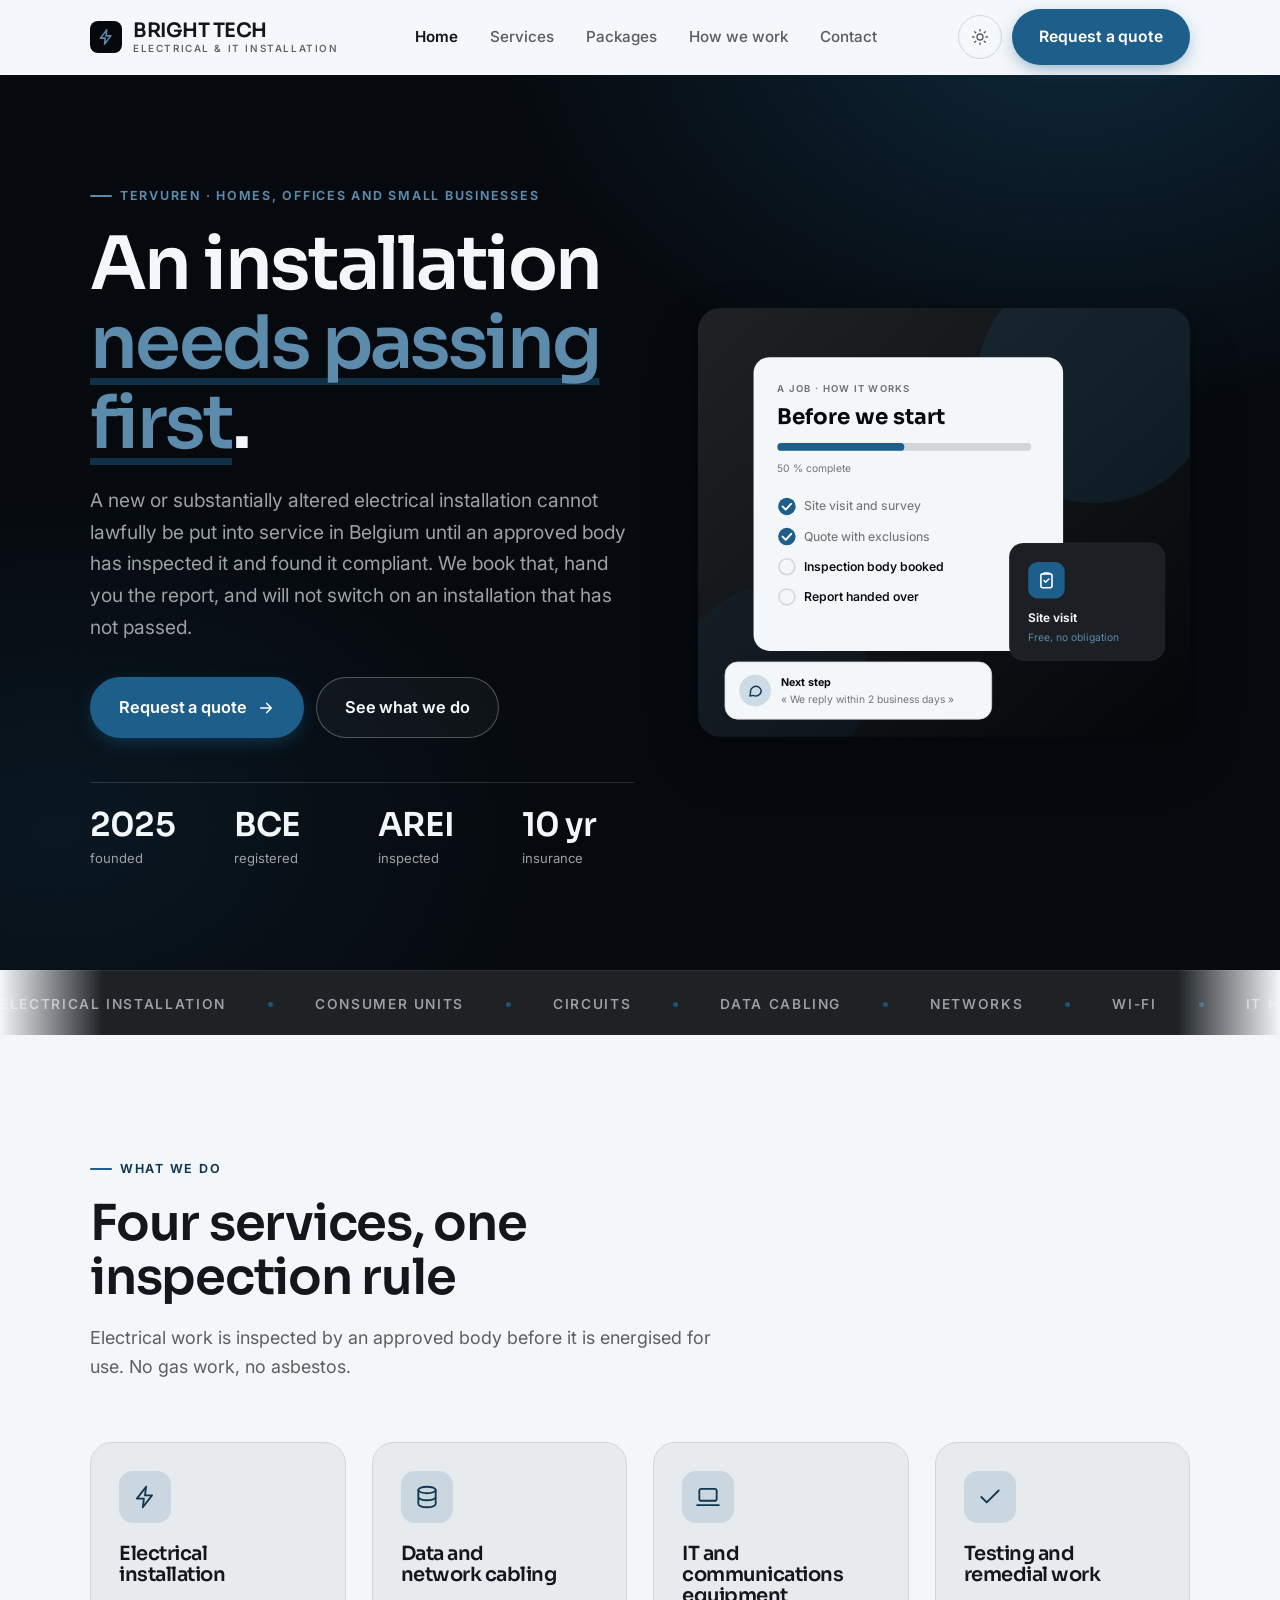
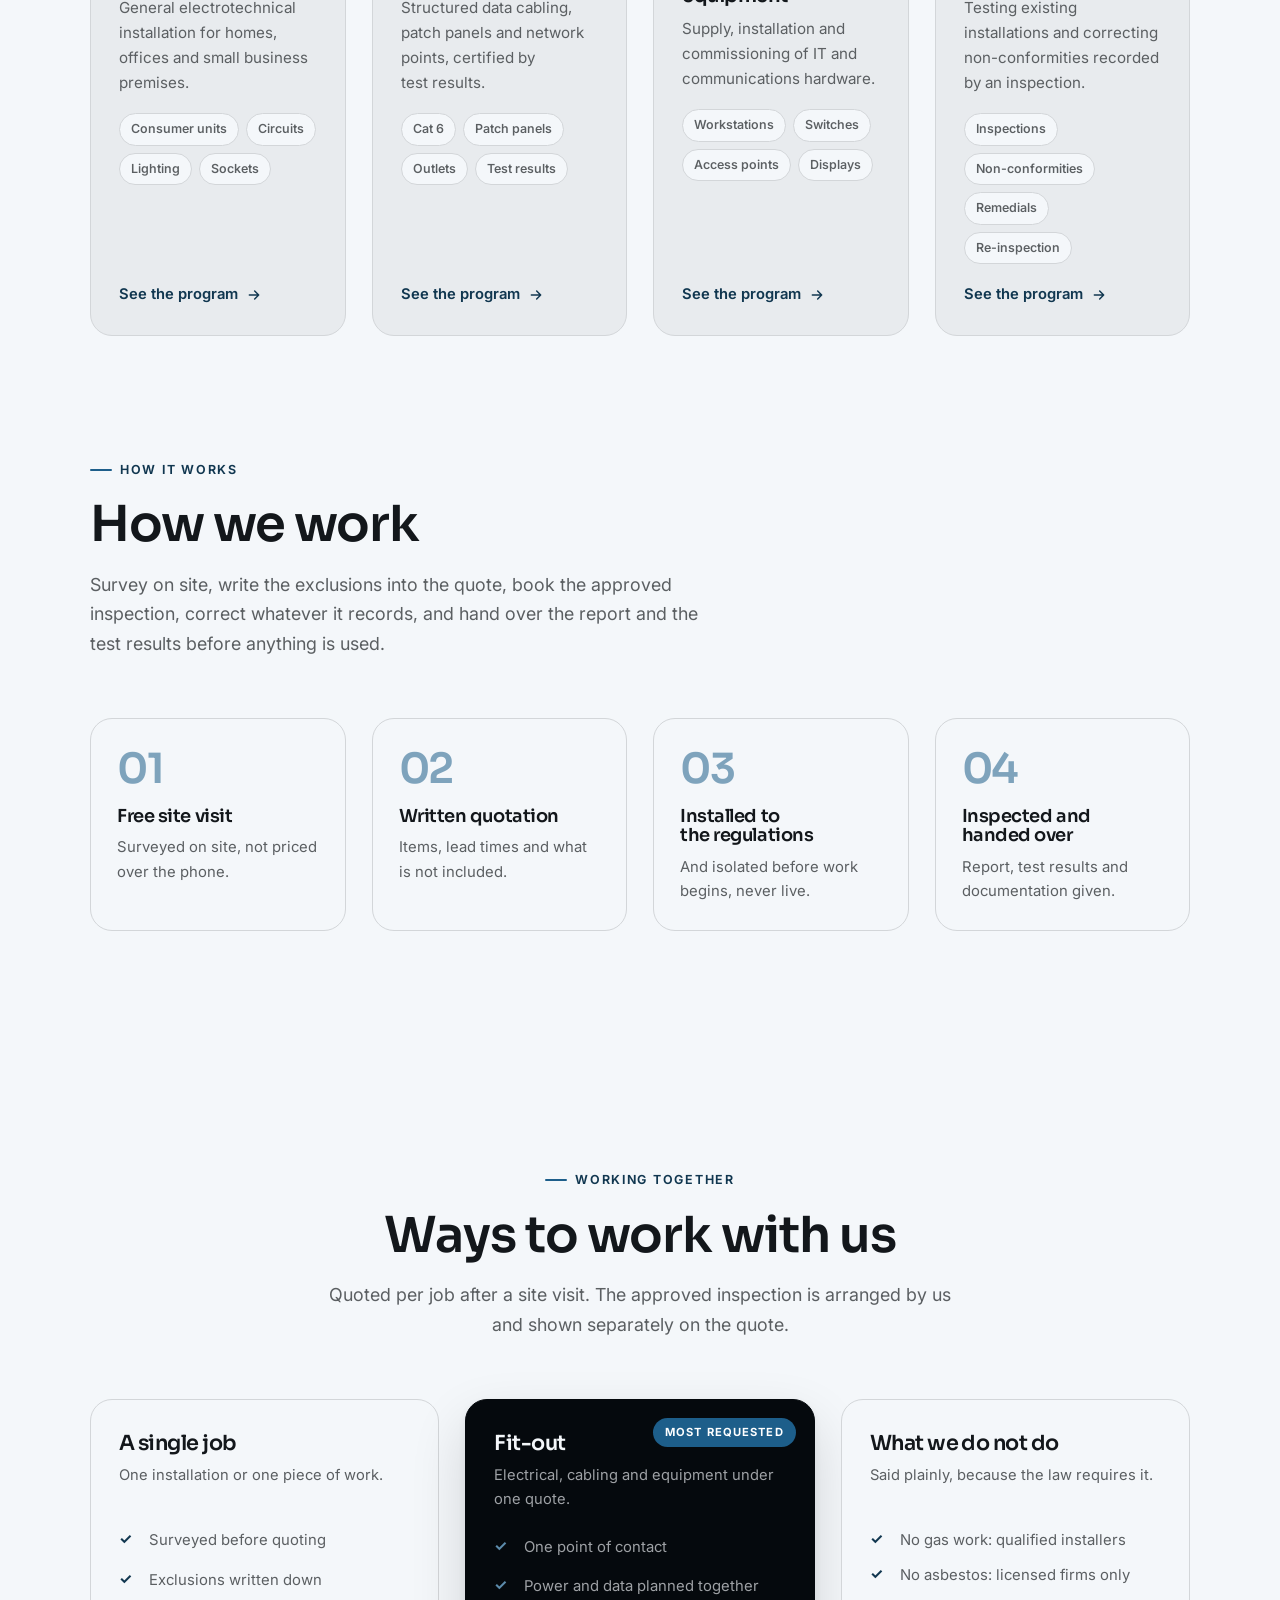
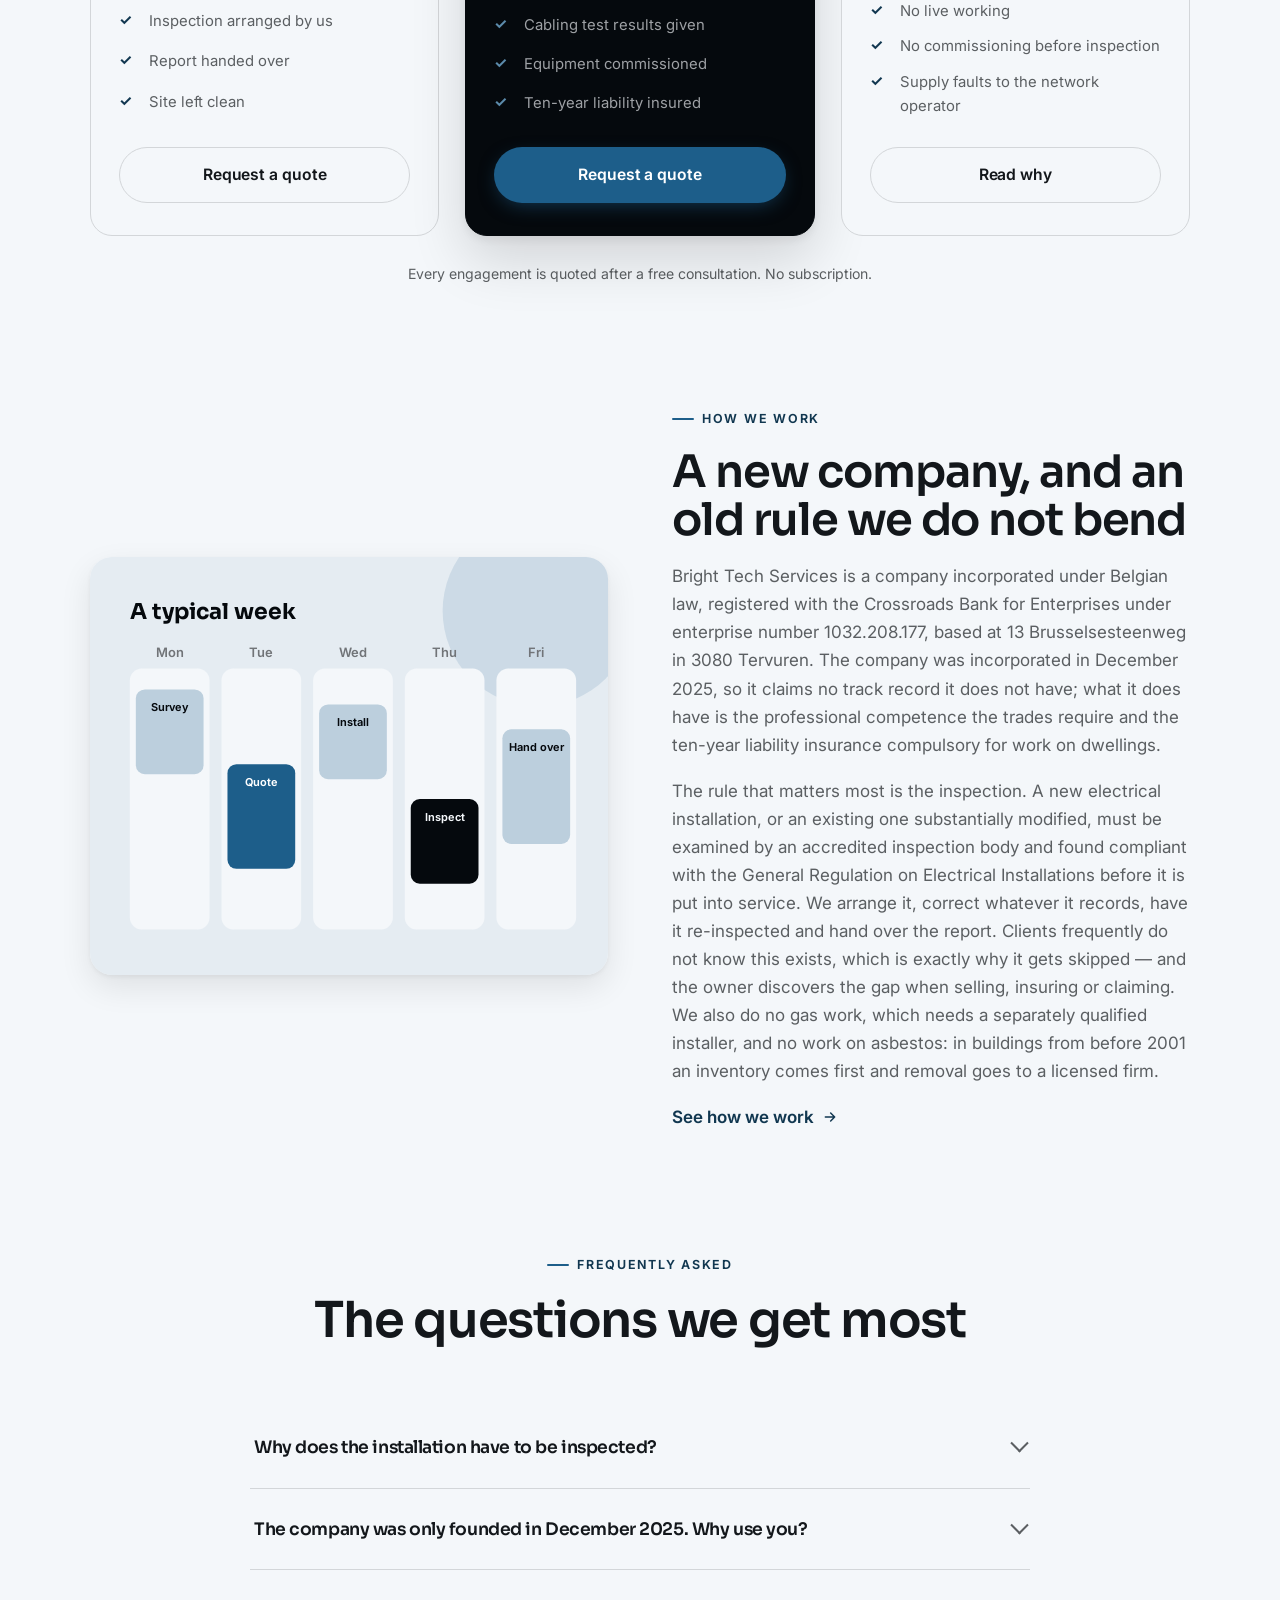
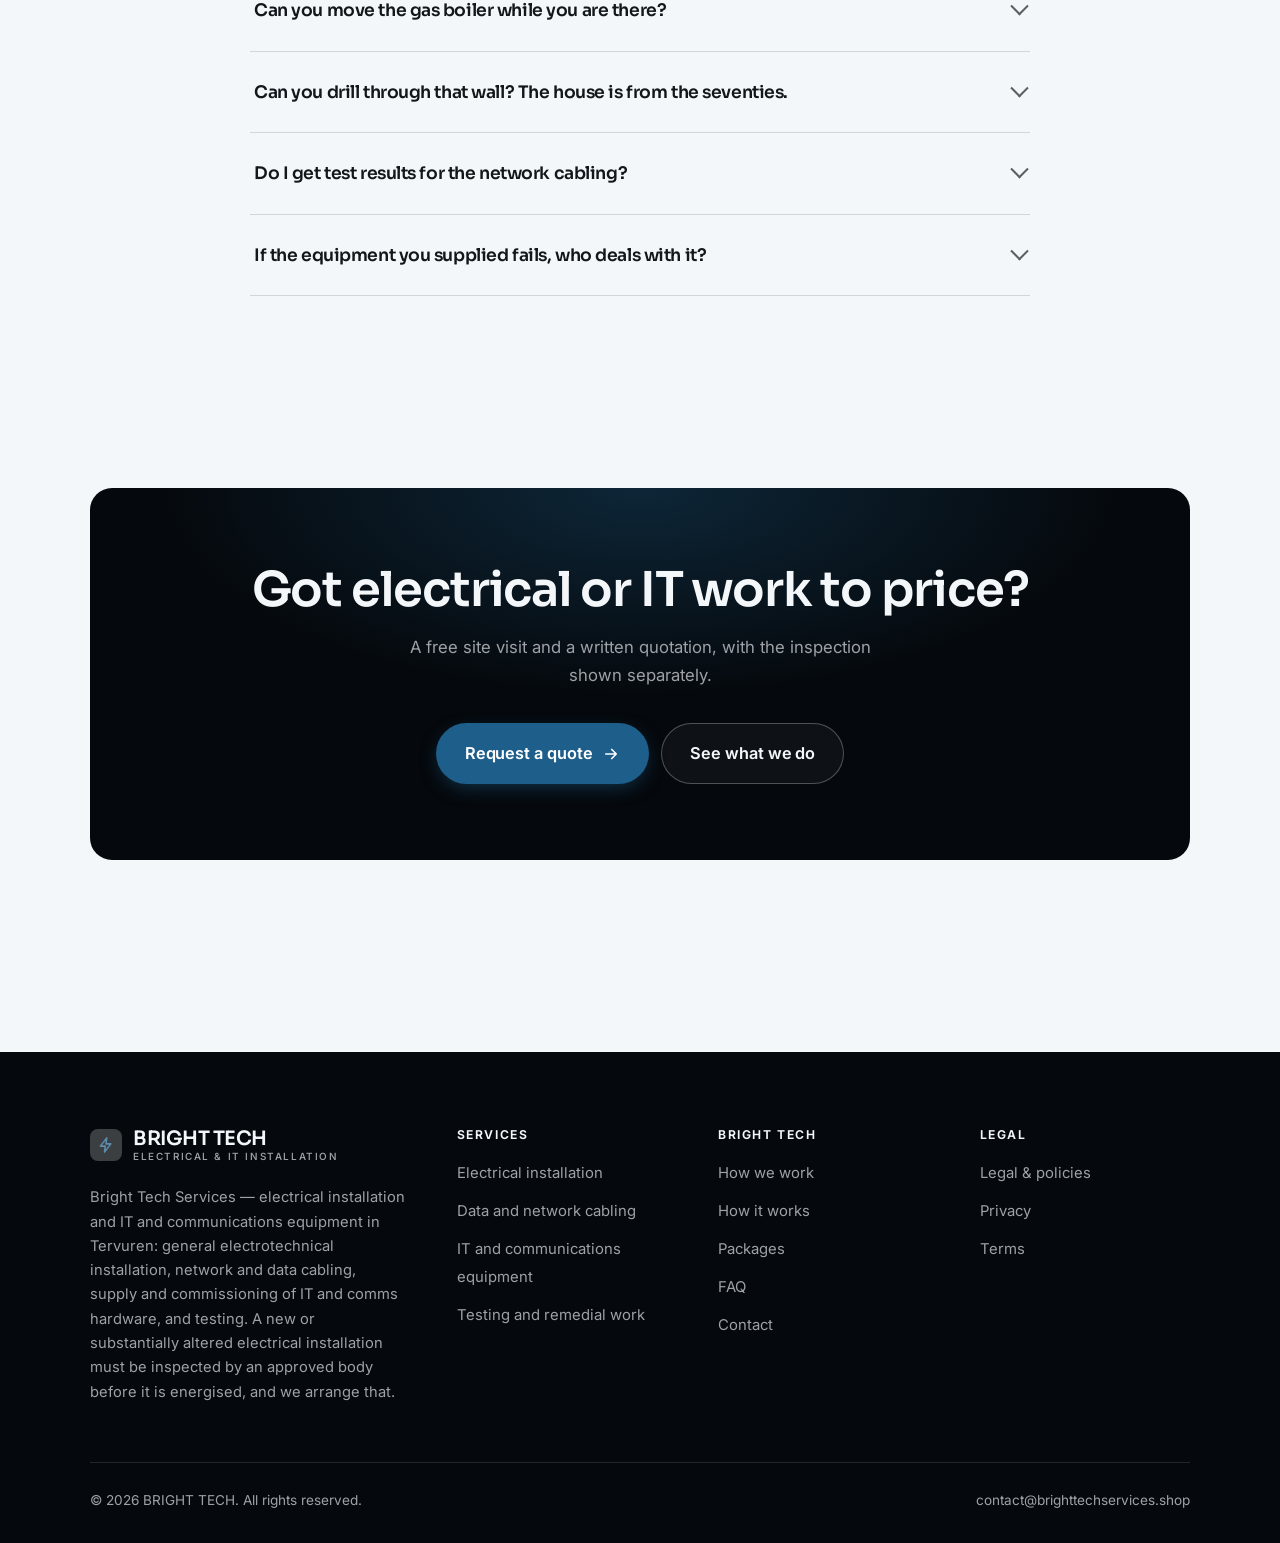
<file: index.html>
<!DOCTYPE html>
<html lang="en" class="no-js">
<head>
<meta charset="utf-8">
<meta name="viewport" content="width=device-width, initial-scale=1">
<title>Bright Tech Services — electrical and IT installation, Tervuren</title>
<meta name="description" content="Bright Tech Services, electrical and IT installation in Tervuren: electrotechnical installation, data cabling, supply and commissioning of IT and communications equipment.">
<link rel="canonical" href="https://brighttechservices.shop/">

<meta property="og:type" content="website">
<meta property="og:url" content="https://brighttechservices.shop/">
<meta property="og:site_name" content="BRIGHT TECH">
<meta property="og:locale" content="en_US">
<meta property="og:title" content="Bright Tech Services — electrical and IT installation, Tervuren">
<meta property="og:description" content="Bright Tech Services, electrical and IT installation in Tervuren: electrotechnical installation, data cabling, supply and commissioning of IT and communications equipment.">
<meta name="theme-color" content="#05090d">

<link rel="icon" href="assets/img/favicon.svg" type="image/svg+xml">
<link rel="preconnect" href="https://fonts.googleapis.com">
<link rel="preconnect" href="https://fonts.gstatic.com" crossorigin>
<link rel="stylesheet" href="https://fonts.googleapis.com/css2?family=Sora:wght@400;500;600;700&family=Inter:wght@400..700&display=swap">
<link rel="stylesheet" href="assets/css/style.css">

<!-- Thème appliqué avant le premier rendu (évite le flash) -->
<script>
document.documentElement.classList.remove('no-js');
(function(){try{var t=localStorage.getItem('site-theme');if(t){document.documentElement.setAttribute('data-theme',t);}}catch(e){}})();
</script>
<script type="application/ld+json">
{
  "@context": "https://schema.org",
  "@type": "Organization",
  "name": "BRIGHT TECH",
  "url": "https://brighttechservices.shop/",
  "email": "contact@brighttechservices.shop",
  "description": "Bright Tech Services, electrical and IT installation in Tervuren: electrotechnical installation, data cabling, supply and commissioning of IT and communications equipment.",
  "areaServed": "US",
  "knowsLanguage": "en"
}
</script>
</head>

<body>
<a class="skip-link" href="#main">Skip to main content</a>

<header class="site-header">
  <nav class="wrap nav" aria-label="Main navigation">
    <a class="brand" href="index.html">
      <svg class="brand__mark" viewBox="0 0 64 64" aria-hidden="true">
        <rect class="bm-bg" width="64" height="64" rx="16"/>
        <g class="bm-ic" transform="translate(14 14) scale(1.5)" fill="none" stroke-width="2.1" stroke-linecap="round" stroke-linejoin="round"><path d="M13 2.5 4.5 13.5H11l-1 8 8.5-11H12z"/></g>
      </svg>
      <span>BRIGHT TECH<span class="brand__sub">ELECTRICAL &amp; IT INSTALLATION</span></span>
    </a>

    <ul class="nav__links" id="nav-links">
      <li><a href="index.html" aria-current="page">Home</a></li>
      <li><a href="programs.html">Services</a></li>
      <li><a href="index.html#pricing">Packages</a></li>
      <li><a href="about.html">How we work</a></li>
      <li><a href="contact.html">Contact</a></li>
      <li><a class="btn btn--primary" href="contact.html">Request a quote</a></li>
    </ul>

    <div class="nav__cta">
      <button class="theme-toggle" type="button" aria-label="Switch to dark theme">
        <svg class="icon-sun" viewBox="0 0 24 24" fill="none" stroke="currentColor" stroke-width="1.8" stroke-linecap="round" aria-hidden="true"><circle cx="12" cy="12" r="4"/><path d="M12 2v2m0 16v2M2 12h2m16 0h2M4.9 4.9l1.4 1.4m11.4 11.4 1.4 1.4M19.1 4.9l-1.4 1.4M6.3 17.7l-1.4 1.4"/></svg>
        <svg class="icon-moon" viewBox="0 0 24 24" fill="none" stroke="currentColor" stroke-width="1.8" stroke-linecap="round" stroke-linejoin="round" aria-hidden="true"><path d="M21 12.8A9 9 0 1 1 11.2 3a7 7 0 0 0 9.8 9.8z"/></svg>
      </button>
      <a class="btn btn--primary" href="contact.html">Request a quote</a>
      <button class="nav__toggle" type="button" aria-expanded="false" aria-controls="nav-links" aria-label="Open menu">
        <svg class="icon-open" viewBox="0 0 24 24" fill="none" stroke="currentColor" stroke-width="2" stroke-linecap="round" aria-hidden="true"><path d="M3 6h18M3 12h18M3 18h18"/></svg>
        <svg class="icon-close" viewBox="0 0 24 24" fill="none" stroke="currentColor" stroke-width="2" stroke-linecap="round" aria-hidden="true"><path d="M6 6l12 12M18 6L6 18"/></svg>
      </button>
    </div>
  </nav>
</header>

<main id="main">

<section class="hero">
  <div class="wrap hero__inner">
    <div>
      <span class="eyebrow hero__eyebrow">Tervuren · Homes, offices and small businesses</span>
      <h1>An installation<br> <em>needs passing first</em>.</h1>
      <p class="hero__lede">A new or substantially altered electrical installation cannot lawfully be put into service in Belgium until an approved body has inspected it and found it compliant. We book that, hand you the report, and will not switch on an installation that has not passed.</p>

      <div class="hero__actions">
        <a class="btn btn--primary btn--lg" href="contact.html">Request a quote <svg viewBox="0 0 24 24" fill="none" stroke="currentColor" stroke-width="2.2" stroke-linecap="round" stroke-linejoin="round" aria-hidden="true"><path d="M5 12h14M13 6l6 6-6 6"/></svg></a>
        <a class="btn btn--on-dark btn--lg" href="programs.html">See what we do</a>
      </div>

      <ul class="hero__proof">
        <li><span class="stat__num">2025</span><span class="stat__label">founded</span></li>
        <li><span class="stat__num">BCE</span><span class="stat__label">registered</span></li>
        <li><span class="stat__num">AREI</span><span class="stat__label">inspected</span></li>
        <li><span class="stat__num">10 yr</span><span class="stat__label">insurance</span></li>
      </ul>
    </div>

    <div class="hero__art">
      <svg viewBox="0 0 620 540" role="img" aria-label="How a job with Bright Tech Services works, from site visit to the inspection report.">
        <defs>
          <linearGradient id="hbg" x1="0" y1="0" x2="1" y2="1">
            <stop offset="0" stop-color="#1e2225"/><stop offset="1" stop-color="#04070a"/>
          </linearGradient>
        </defs>
        <rect width="620" height="540" rx="22" fill="url(#hbg)"/>
        <circle cx="500" cy="96" r="150" fill="#1d5e8a" opacity=".16"/>
        <circle cx="96" cy="470" r="120" fill="#1d5e8a" opacity=".08"/>

        <g style="font-family: var(--font-body)">
          <!-- Carte programme -->
          <rect x="70" y="62" width="390" height="370" rx="20" fill="#f4f7fa"/>
          <text x="100" y="106" font-size="12" font-weight="650" letter-spacing="1.6" fill="#717478">A JOB · HOW IT WORKS</text>
          <text x="100" y="146" font-size="27" font-weight="700" fill="#05090d" style="font-family: var(--font-display)">Before we start</text>
          <rect x="100" y="170" width="320" height="10" rx="5" fill="#d3d6d9"/>
          <rect x="100" y="170" width="160" height="10" rx="5" fill="#1d5e8a"/>
          <text x="100" y="206" font-size="13" fill="#717478">50 % complete</text>
          <circle cx="112" cy="250" r="11" fill="#1d5e8a"/><path d="M106.5 250l4 4 7-7.5" fill="none" stroke="#ffffff" stroke-width="2.4" stroke-linecap="round" stroke-linejoin="round"/><text x="134" y="255" font-size="15.5" fill="#717478" font-weight="450">Site visit and survey</text>
          <circle cx="112" cy="288" r="11" fill="#1d5e8a"/><path d="M106.5 288l4 4 7-7.5" fill="none" stroke="#ffffff" stroke-width="2.4" stroke-linecap="round" stroke-linejoin="round"/><text x="134" y="293" font-size="15.5" fill="#717478" font-weight="450">Quote with exclusions</text>
          <circle cx="112" cy="326" r="10" fill="none" stroke="#d3d6d9" stroke-width="2"/><text x="134" y="331" font-size="15.5" fill="#05090d" font-weight="560">Inspection body booked</text>
          <circle cx="112" cy="364" r="10" fill="none" stroke="#d3d6d9" stroke-width="2"/><text x="134" y="369" font-size="15.5" fill="#05090d" font-weight="560">Report handed over</text>

          <!-- Carte séance -->
          <rect x="392" y="296" width="196" height="148" rx="18" fill="#1c1f23" stroke="#ffffff" stroke-opacity=".08"/>
          <rect x="416" y="320" width="46" height="46" rx="12" fill="#1d5e8a"/>
          <g transform="translate(427 331)" fill="none" stroke="#ffffff" color="#ffffff" stroke-width="2" stroke-linecap="round" stroke-linejoin="round"><rect x="5" y="4" width="14" height="17.5" rx="2.5"/><path d="M9 4V3h6v1M9 12.5l2 2 4-4"/></g>
          <text x="416" y="396" font-size="15" font-weight="650" fill="#f4f7fa">Site visit</text>
          <text x="416" y="420" font-size="13" fill="#5c8bab">Free, no obligation</text>

          <!-- Retour du coach -->
          <rect x="34" y="446" width="336" height="72" rx="16" fill="#f4f7fa" stroke="#d3d6d9"/>
          <circle cx="72" cy="482" r="20" fill="#cddbe6"/>
          <g transform="translate(62 472) scale(.84)" fill="none" stroke="#133d5a" stroke-width="2.2" stroke-linecap="round" stroke-linejoin="round"><path d="M21 12a8 8 0 0 1-11.6 7.1L4 20l1-4.6A8 8 0 1 1 21 12z"/></g>
          <text x="104" y="476" font-size="13.5" font-weight="700" fill="#05090d">Next step</text>
          <text x="104" y="498" font-size="13" fill="#717478">« We reply within 2 business days »</text>
        </g>
      </svg>
    </div>
  </div>
</section>

<div class="marquee" aria-hidden="true">
  <div class="marquee__track"><span>Electrical installation</span><span>Consumer units</span><span>Circuits</span><span>Data cabling</span><span>Networks</span><span>Wi-Fi</span><span>IT hardware</span><span>Comms equipment</span><span>Testing</span><span>Approved inspection</span><span>Electrical installation</span><span>Consumer units</span><span>Circuits</span><span>Data cabling</span><span>Networks</span><span>Wi-Fi</span><span>IT hardware</span><span>Comms equipment</span><span>Testing</span><span>Approved inspection</span></div>
</div>

<section class="section wrap" id="programs">
  <div class="section-head reveal">
    <span class="eyebrow">What we do</span>
    <h2>Four services, one inspection rule</h2>
    <p>Electrical work is inspected by an approved body before it is energised for use. No gas work, no asbestos.</p>
  </div>
  <div class="grid grid--4 reveal-group">
    <a class="card" href="programs.html#electrical">
      <div class="card__icon"><svg viewBox="0 0 24 24" fill="none" stroke="currentColor" stroke-width="1.7" stroke-linecap="round" stroke-linejoin="round" aria-hidden="true"><path d="M13 2.5 4.5 13.5H11l-1 8 8.5-11H12z"/></svg></div>
      <h3>Electrical installation</h3>
      <p>General electrotechnical installation for homes, offices and small business premises.</p>
      <ul class="tags"><li>Consumer units</li><li>Circuits</li><li>Lighting</li><li>Sockets</li></ul>
      <span class="arrow-link">See the program <svg viewBox="0 0 24 24" fill="none" stroke="currentColor" stroke-width="2.2" stroke-linecap="round" stroke-linejoin="round" aria-hidden="true"><path d="M5 12h14M13 6l6 6-6 6"/></svg></span>
    </a>
    <a class="card" href="programs.html#cabling">
      <div class="card__icon"><svg viewBox="0 0 24 24" fill="none" stroke="currentColor" stroke-width="1.7" stroke-linecap="round" stroke-linejoin="round" aria-hidden="true"><ellipse cx="12" cy="5.5" rx="8" ry="3"/><path d="M4 5.5v13c0 1.7 3.6 3 8 3s8-1.3 8-3v-13M4 12c0 1.7 3.6 3 8 3s8-1.3 8-3"/></svg></div>
      <h3>Data and network cabling</h3>
      <p>Structured data cabling, patch panels and network points, certified by test results.</p>
      <ul class="tags"><li>Cat 6</li><li>Patch panels</li><li>Outlets</li><li>Test results</li></ul>
      <span class="arrow-link">See the program <svg viewBox="0 0 24 24" fill="none" stroke="currentColor" stroke-width="2.2" stroke-linecap="round" stroke-linejoin="round" aria-hidden="true"><path d="M5 12h14M13 6l6 6-6 6"/></svg></span>
    </a>
    <a class="card" href="programs.html#hardware">
      <div class="card__icon"><svg viewBox="0 0 24 24" fill="none" stroke="currentColor" stroke-width="1.7" stroke-linecap="round" stroke-linejoin="round" aria-hidden="true"><rect x="4" y="4.5" width="16" height="11" rx="2"/><path d="M2 19.5h20"/></svg></div>
      <h3>IT and communications equipment</h3>
      <p>Supply, installation and commissioning of IT and communications hardware.</p>
      <ul class="tags"><li>Workstations</li><li>Switches</li><li>Access points</li><li>Displays</li></ul>
      <span class="arrow-link">See the program <svg viewBox="0 0 24 24" fill="none" stroke="currentColor" stroke-width="2.2" stroke-linecap="round" stroke-linejoin="round" aria-hidden="true"><path d="M5 12h14M13 6l6 6-6 6"/></svg></span>
    </a>
    <a class="card" href="programs.html#testing">
      <div class="card__icon"><svg viewBox="0 0 24 24" fill="none" stroke="currentColor" stroke-width="1.7" stroke-linecap="round" stroke-linejoin="round" aria-hidden="true"><path d="M20 6 9 17l-5-5"/></svg></div>
      <h3>Testing and remedial work</h3>
      <p>Testing existing installations and correcting non-conformities recorded by an inspection.</p>
      <ul class="tags"><li>Inspections</li><li>Non-conformities</li><li>Remedials</li><li>Re-inspection</li></ul>
      <span class="arrow-link">See the program <svg viewBox="0 0 24 24" fill="none" stroke="currentColor" stroke-width="2.2" stroke-linecap="round" stroke-linejoin="round" aria-hidden="true"><path d="M5 12h14M13 6l6 6-6 6"/></svg></span>
    </a>
  </div>
</section>

<section class="section section--flush wrap" id="how-it-works">
  <div class="section-head reveal">
    <span class="eyebrow">How it works</span>
    <h2>How we work</h2>
    <p>Survey on site, write the exclusions into the quote, book the approved inspection, correct whatever it records, and hand over the report and the test results before anything is used.</p>
  </div>
  <div class="grid grid--4 steps reveal-group">
    <article class="step">
      <h3>Free site visit</h3>
      <p>Surveyed on site, not priced over the phone.</p>
    </article>
    <article class="step">
      <h3>Written quotation</h3>
      <p>Items, lead times and what is not included.</p>
    </article>
    <article class="step">
      <h3>Installed to the regulations</h3>
      <p>And isolated before work begins, never live.</p>
    </article>
    <article class="step">
      <h3>Inspected and handed over</h3>
      <p>Report, test results and documentation given.</p>
    </article>
  </div>
</section>

<section class="section wrap" id="pricing">
  <div class="section-head section-head--center reveal">
    <span class="eyebrow">Working together</span>
    <h2>Ways to work with us</h2>
    <p>Quoted per job after a site visit. The approved inspection is arranged by us and shown separately on the quote.</p>
  </div>
  <div class="grid grid--3 plans reveal-group">
    <article class="plan">
      
      <h3>A single job</h3>
      <p class="plan__desc">One installation or one piece of work.</p>
      
      <ul class="plan__features">
        <li>Surveyed before quoting</li>
        <li>Exclusions written down</li>
        <li>Inspection arranged by us</li>
        <li>Report handed over</li>
        <li>Site left clean</li>
      </ul>
      <a class="btn btn--ghost btn--block" href="contact.html">Request a quote</a>
    </article>
    <article class="plan plan--featured">
      <span class="plan__tag">Most requested</span>
      <h3>Fit-out</h3>
      <p class="plan__desc">Electrical, cabling and equipment under one quote.</p>
      
      <ul class="plan__features">
        <li>One point of contact</li>
        <li>Power and data planned together</li>
        <li>Cabling test results given</li>
        <li>Equipment commissioned</li>
        <li>Ten-year liability insured</li>
      </ul>
      <a class="btn btn--primary btn--block" href="contact.html">Request a quote</a>
    </article>
    <article class="plan">
      
      <h3>What we do not do</h3>
      <p class="plan__desc">Said plainly, because the law requires it.</p>
      
      <ul class="plan__features">
        <li>No gas work: qualified installers</li>
        <li>No asbestos: licensed firms only</li>
        <li>No live working</li>
        <li>No commissioning before inspection</li>
        <li>Supply faults to the network operator</li>
      </ul>
      <a class="btn btn--ghost btn--block" href="contact.html">Read why</a>
    </article>
  </div>
  <p class="plans-note">Every engagement is quoted after a free consultation. No subscription.</p>
</section>

<section class="section section--flush wrap">
  <div class="split reveal">
    <div class="split__art">
      <svg viewBox="0 0 520 420" role="img" aria-label="Example of a typical week: Survey, Quote, Install, Inspect, Hand over.">
        <rect width="520" height="420" rx="20" fill="#e5ecf2"/>
        <circle cx="450" cy="54" r="96" fill="#1d5e8a" opacity=".12"/>
        <g style="font-family: var(--font-body)">
        <text x="40" y="62" font-size="22" font-weight="700" fill="#05090d" style="font-family: var(--font-display)">A typical week</text>
        <text x="80" y="100" text-anchor="middle" font-size="13" font-weight="600" fill="#717478">Mon</text>
        <rect x="40" y="112" width="80" height="262" rx="12" fill="#f4f7fa"/>
        <rect x="46" y="133" width="68" height="85" rx="9" fill="#bccfdd"/>
        <text x="80" y="155" text-anchor="middle" font-size="11" font-weight="650" fill="#05090d">Survey</text>
        <text x="172" y="100" text-anchor="middle" font-size="13" font-weight="600" fill="#717478">Tue</text>
        <rect x="132" y="112" width="80" height="262" rx="12" fill="#f4f7fa"/>
        <rect x="138" y="208" width="68" height="105" rx="9" fill="#1d5e8a"/>
        <text x="172" y="230" text-anchor="middle" font-size="11" font-weight="650" fill="#ffffff">Quote</text>
        <text x="264" y="100" text-anchor="middle" font-size="13" font-weight="600" fill="#717478">Wed</text>
        <rect x="224" y="112" width="80" height="262" rx="12" fill="#f4f7fa"/>
        <rect x="230" y="148" width="68" height="75" rx="9" fill="#bccfdd"/>
        <text x="264" y="170" text-anchor="middle" font-size="11" font-weight="650" fill="#05090d">Install</text>
        <text x="356" y="100" text-anchor="middle" font-size="13" font-weight="600" fill="#717478">Thu</text>
        <rect x="316" y="112" width="80" height="262" rx="12" fill="#f4f7fa"/>
        <rect x="322" y="243" width="68" height="85" rx="9" fill="#05090d"/>
        <text x="356" y="265" text-anchor="middle" font-size="11" font-weight="650" fill="#f4f7fa">Inspect</text>
        <text x="448" y="100" text-anchor="middle" font-size="13" font-weight="600" fill="#717478">Fri</text>
        <rect x="408" y="112" width="80" height="262" rx="12" fill="#f4f7fa"/>
        <rect x="414" y="173" width="68" height="115" rx="9" fill="#bccfdd"/>
        <text x="448" y="195" text-anchor="middle" font-size="11" font-weight="650" fill="#05090d">Hand over</text>
        </g>
      </svg>
    </div>
    <div>
      <span class="eyebrow">How we work</span>
      <h2>A new company, and an old rule we do not bend</h2>
      <p>Bright Tech Services is a company incorporated under Belgian law, registered with the Crossroads Bank for Enterprises under enterprise number 1032.208.177, based at 13 Brusselsesteenweg in 3080 Tervuren. The company was incorporated in December 2025, so it claims no track record it does not have; what it does have is the professional competence the trades require and the ten-year liability insurance compulsory for work on dwellings.</p>
      <p>The rule that matters most is the inspection. A new electrical installation, or an existing one substantially modified, must be examined by an accredited inspection body and found compliant with the General Regulation on Electrical Installations before it is put into service. We arrange it, correct whatever it records, have it re-inspected and hand over the report. Clients frequently do not know this exists, which is exactly why it gets skipped — and the owner discovers the gap when selling, insuring or claiming. We also do no gas work, which needs a separately qualified installer, and no work on asbestos: in buildings from before 2001 an inventory comes first and removal goes to a licensed firm.</p>
      <p><a class="arrow-link" href="about.html">See how we work <svg viewBox="0 0 24 24" fill="none" stroke="currentColor" stroke-width="2.2" stroke-linecap="round" stroke-linejoin="round" aria-hidden="true"><path d="M5 12h14M13 6l6 6-6 6"/></svg></a></p>
    </div>
  </div>
</section>

<section class="section section--flush wrap" id="faq">
  <div class="section-head section-head--center reveal">
    <span class="eyebrow">Frequently asked</span>
    <h2>The questions we get most</h2>
  </div>
  <div class="faq reveal">
    <details>
      <summary>Why does the installation have to be inspected?</summary>
      <p>Because Belgian law requires an accredited inspection body to examine a new or substantially altered installation and find it compliant with the General Regulation on Electrical Installations before it is put into service. Without that report the installation cannot lawfully be used, and an insurer may decline a claim arising from it. We arrange the inspection and hand you the report.</p>
    </details>
    <details>
      <summary>The company was only founded in December 2025. Why use you?</summary>
      <p>A fair question, and we would rather answer it than pad a page with claims. What you can check is concrete: the professional competence for the trades, the ten-year liability insurance, a written quote with its exclusions, and an inspection report from an independent body at the end. That report is issued by someone with no interest in flattering our work.</p>
    </details>
    <details>
      <summary>Can you move the gas boiler while you are there?</summary>
      <p>No. Gas appliance installation requires an installer holding that specific qualification, and improvising around it is exactly the kind of shortcut that causes harm. We will coordinate with a qualified gas installer, but we will not do the work ourselves.</p>
    </details>
    <details>
      <summary>Can you drill through that wall? The house is from the seventies.</summary>
      <p>Not until an asbestos inventory has been obtained. In buildings constructed before 2001 drilling, chasing or stripping can disturb asbestos-containing material, and removal is reserved to licensed firms. It costs a short delay and avoids contaminating a house.</p>
    </details>
    <details>
      <summary>Do I get test results for the network cabling?</summary>
      <p>Yes, for every run. Cabling that looks tidy can still fail under load, and without test results you have nothing but our word for it. The results are handed over with the job, along with labelling that means the next person can find anything.</p>
    </details>
    <details>
      <summary>If the equipment you supplied fails, who deals with it?</summary>
      <p>We do, in the first instance. Goods sold to consumers carry the statutory two-year guarantee of conformity under Belgian law, which is ours to honour and is separate from any manufacturer warranty. Tell us what failed rather than going to the manufacturer first; it is usually quicker.</p>
    </details>
  </div>
</section>

<section class="wrap section--tight">
  <div class="cta-band reveal">
    <h2>Got electrical or IT work to price?</h2>
    <p>A free site visit and a written quotation, with the inspection shown separately.</p>
    <div class="hero__actions">
      <a class="btn btn--primary btn--lg" href="contact.html">Request a quote <svg viewBox="0 0 24 24" fill="none" stroke="currentColor" stroke-width="2.2" stroke-linecap="round" stroke-linejoin="round" aria-hidden="true"><path d="M5 12h14M13 6l6 6-6 6"/></svg></a>
      <a class="btn btn--on-dark btn--lg" href="programs.html">See what we do</a>
    </div>
  </div>
</section>

</main>

<footer class="site-footer">
  <div class="wrap">
    <div class="footer__grid">
      <div class="footer__brand">
        <a class="brand" href="index.html">
          <svg class="brand__mark" viewBox="0 0 64 64" aria-hidden="true">
        <rect class="bm-bg" width="64" height="64" rx="16"/>
        <g class="bm-ic" transform="translate(14 14) scale(1.5)" fill="none" stroke-width="2.1" stroke-linecap="round" stroke-linejoin="round"><path d="M13 2.5 4.5 13.5H11l-1 8 8.5-11H12z"/></g>
      </svg>
          <span>BRIGHT TECH<span class="brand__sub">ELECTRICAL &amp; IT INSTALLATION</span></span>
        </a>
        <p>Bright Tech Services — electrical installation and IT and communications equipment in Tervuren: general electrotechnical installation, network and data cabling, supply and commissioning of IT and comms hardware, and testing. A new or substantially altered electrical installation must be inspected by an approved body before it is energised, and we arrange that.</p>
      </div>

      <div class="footer__col">
        <h4>Services</h4>
        <ul>
          <li><a href="programs.html#electrical">Electrical installation</a></li>
          <li><a href="programs.html#cabling">Data and network cabling</a></li>
          <li><a href="programs.html#hardware">IT and communications equipment</a></li>
          <li><a href="programs.html#testing">Testing and remedial work</a></li>
        </ul>
      </div>

      <div class="footer__col">
        <h4>BRIGHT TECH</h4>
        <ul>
          <li><a href="about.html">How we work</a></li>
          <li><a href="index.html#how-it-works">How it works</a></li>
          <li><a href="index.html#pricing">Packages</a></li>
          <li><a href="index.html#faq">FAQ</a></li>
          <li><a href="contact.html">Contact</a></li>
        </ul>
      </div>

      <div class="footer__col">
        <h4>Legal</h4>
        <ul>
          <li><a href="legal.html">Legal &amp; policies</a></li>
          <li><a href="legal.html#privacy">Privacy</a></li>
          <li><a href="legal.html#terms">Terms</a></li>
        </ul>
      </div>
    </div>

    <div class="footer__bottom">
      <p>© <span data-year>2026</span> BRIGHT TECH. All rights reserved.</p>
      <p><a href="mailto:contact@brighttechservices.shop">contact@brighttechservices.shop</a></p>
    </div>
  </div>
</footer>

<script src="assets/js/main.js" defer></script>
</body>
</html>
</file>
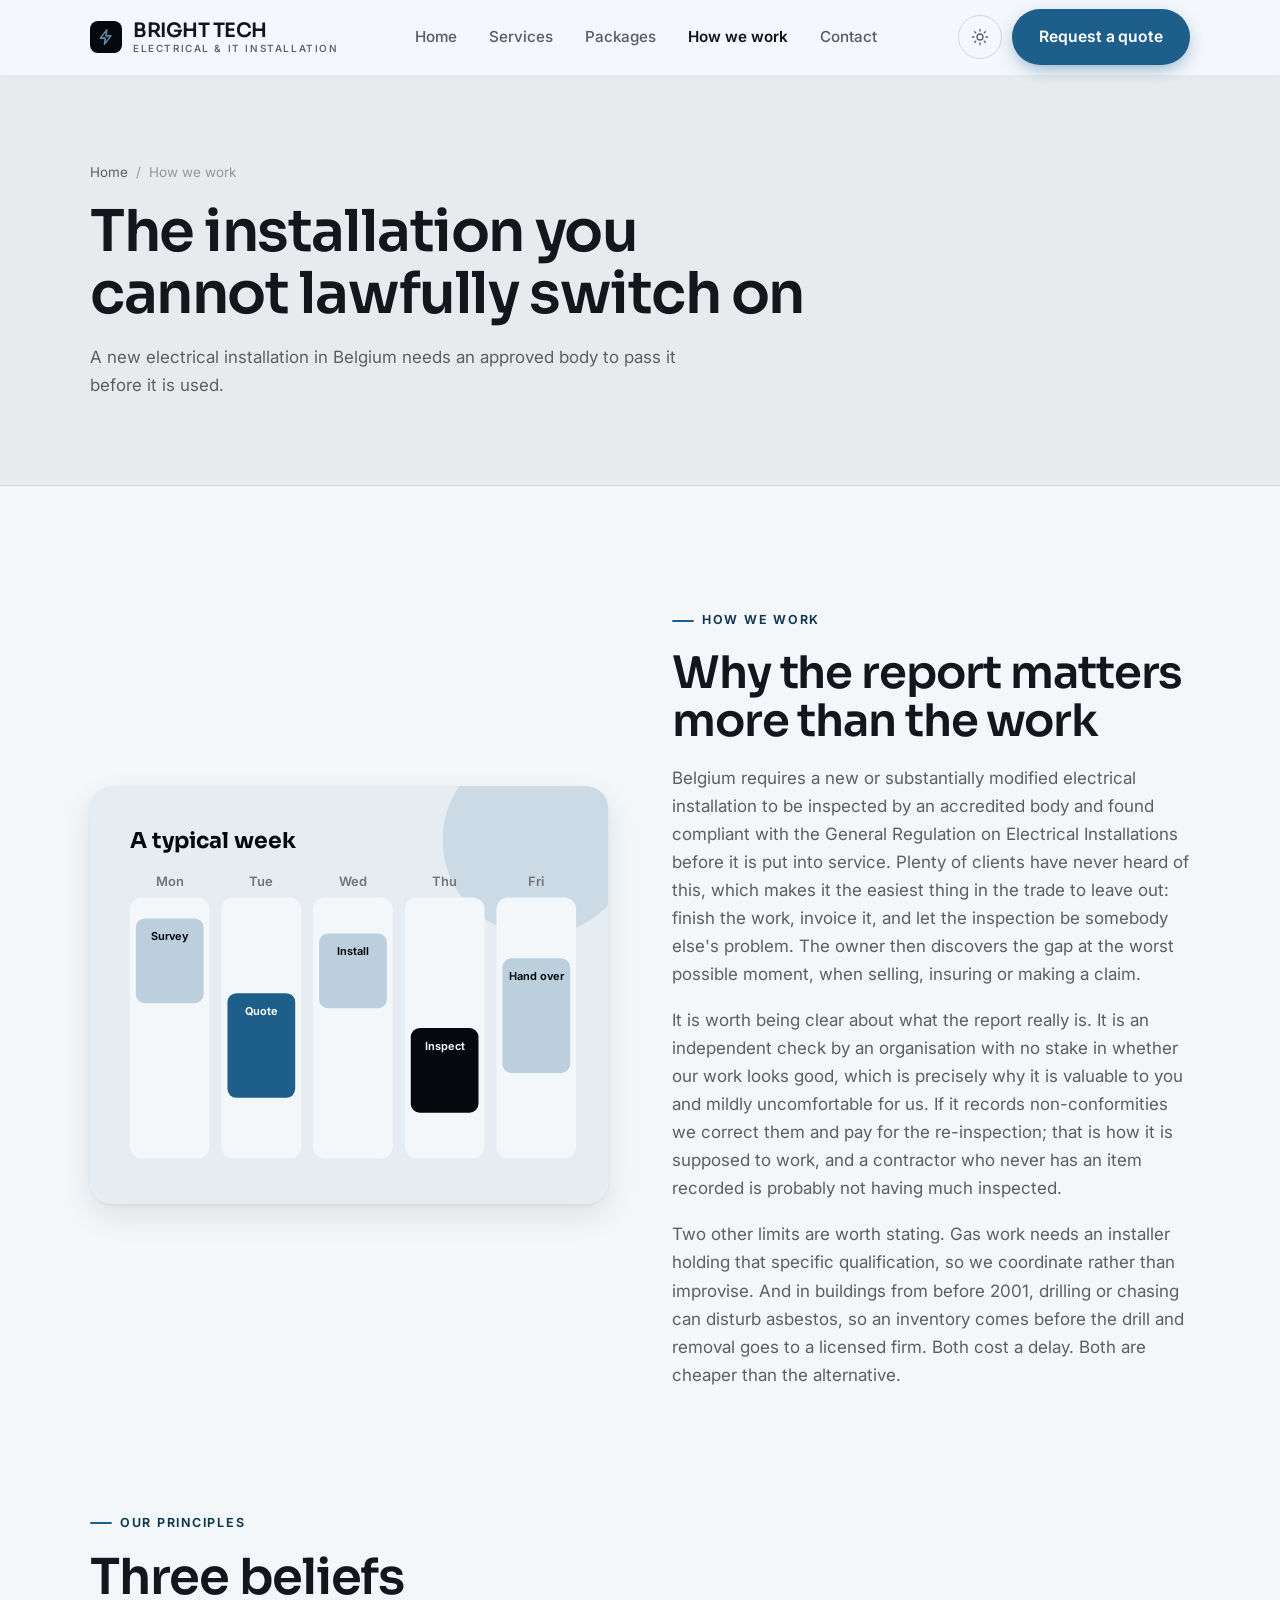
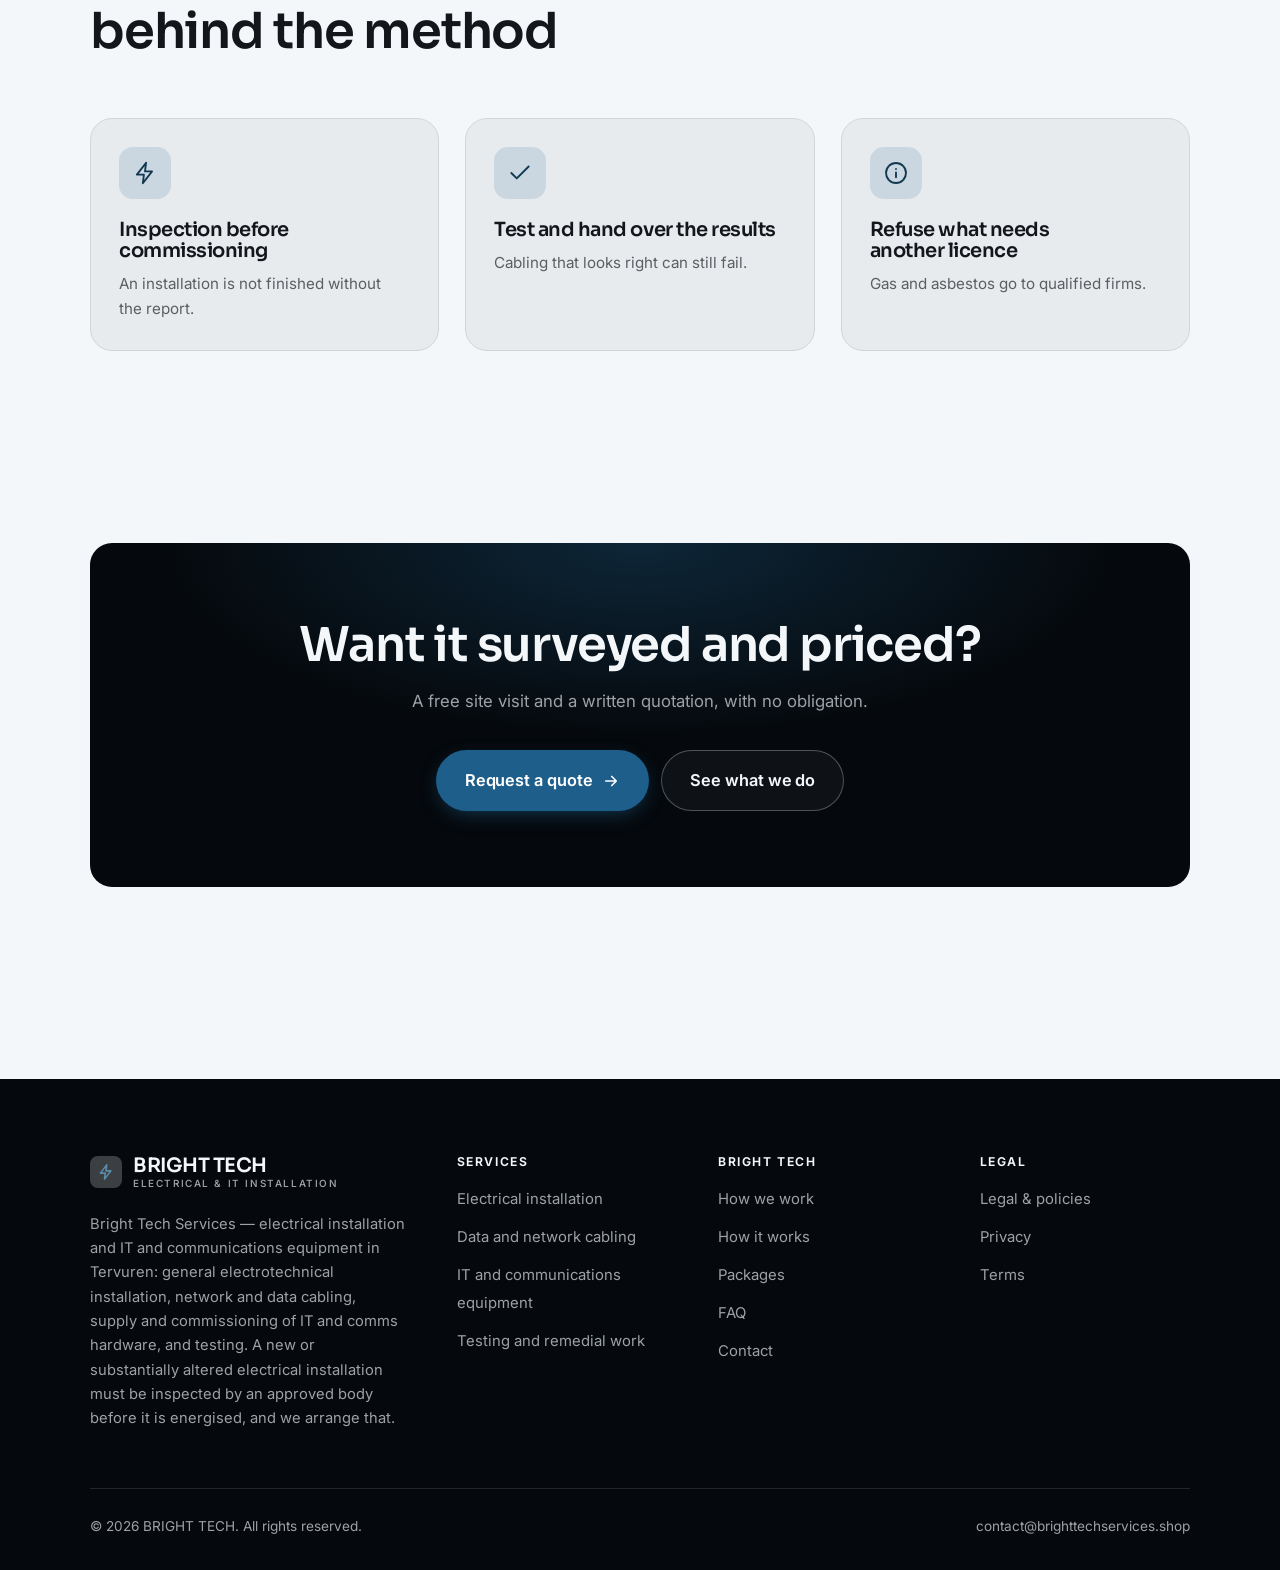
<file: about.html>
<!DOCTYPE html>
<html lang="en" class="no-js">
<head>
<meta charset="utf-8">
<meta name="viewport" content="width=device-width, initial-scale=1">
<title>How we work — BRIGHT TECH</title>
<meta name="description" content="About Bright Tech Services, electrical and IT installation in Tervuren, enterprise number 1032.208.177.">
<link rel="canonical" href="https://brighttechservices.shop/about.html">

<meta property="og:type" content="website">
<meta property="og:url" content="https://brighttechservices.shop/about.html">
<meta property="og:site_name" content="BRIGHT TECH">
<meta property="og:locale" content="en_US">
<meta property="og:title" content="How we work — BRIGHT TECH">
<meta property="og:description" content="About Bright Tech Services, electrical and IT installation in Tervuren, enterprise number 1032.208.177.">
<meta name="theme-color" content="#05090d">

<link rel="icon" href="assets/img/favicon.svg" type="image/svg+xml">
<link rel="preconnect" href="https://fonts.googleapis.com">
<link rel="preconnect" href="https://fonts.gstatic.com" crossorigin>
<link rel="stylesheet" href="https://fonts.googleapis.com/css2?family=Sora:wght@400;500;600;700&family=Inter:wght@400..700&display=swap">
<link rel="stylesheet" href="assets/css/style.css">

<!-- Thème appliqué avant le premier rendu (évite le flash) -->
<script>
document.documentElement.classList.remove('no-js');
(function(){try{var t=localStorage.getItem('site-theme');if(t){document.documentElement.setAttribute('data-theme',t);}}catch(e){}})();
</script>
</head>

<body>
<a class="skip-link" href="#main">Skip to main content</a>

<header class="site-header">
  <nav class="wrap nav" aria-label="Main navigation">
    <a class="brand" href="index.html">
      <svg class="brand__mark" viewBox="0 0 64 64" aria-hidden="true">
        <rect class="bm-bg" width="64" height="64" rx="16"/>
        <g class="bm-ic" transform="translate(14 14) scale(1.5)" fill="none" stroke-width="2.1" stroke-linecap="round" stroke-linejoin="round"><path d="M13 2.5 4.5 13.5H11l-1 8 8.5-11H12z"/></g>
      </svg>
      <span>BRIGHT TECH<span class="brand__sub">ELECTRICAL &amp; IT INSTALLATION</span></span>
    </a>

    <ul class="nav__links" id="nav-links">
      <li><a href="index.html">Home</a></li>
      <li><a href="programs.html">Services</a></li>
      <li><a href="index.html#pricing">Packages</a></li>
      <li><a href="about.html" aria-current="page">How we work</a></li>
      <li><a href="contact.html">Contact</a></li>
      <li><a class="btn btn--primary" href="contact.html">Request a quote</a></li>
    </ul>

    <div class="nav__cta">
      <button class="theme-toggle" type="button" aria-label="Switch to dark theme">
        <svg class="icon-sun" viewBox="0 0 24 24" fill="none" stroke="currentColor" stroke-width="1.8" stroke-linecap="round" aria-hidden="true"><circle cx="12" cy="12" r="4"/><path d="M12 2v2m0 16v2M2 12h2m16 0h2M4.9 4.9l1.4 1.4m11.4 11.4 1.4 1.4M19.1 4.9l-1.4 1.4M6.3 17.7l-1.4 1.4"/></svg>
        <svg class="icon-moon" viewBox="0 0 24 24" fill="none" stroke="currentColor" stroke-width="1.8" stroke-linecap="round" stroke-linejoin="round" aria-hidden="true"><path d="M21 12.8A9 9 0 1 1 11.2 3a7 7 0 0 0 9.8 9.8z"/></svg>
      </button>
      <a class="btn btn--primary" href="contact.html">Request a quote</a>
      <button class="nav__toggle" type="button" aria-expanded="false" aria-controls="nav-links" aria-label="Open menu">
        <svg class="icon-open" viewBox="0 0 24 24" fill="none" stroke="currentColor" stroke-width="2" stroke-linecap="round" aria-hidden="true"><path d="M3 6h18M3 12h18M3 18h18"/></svg>
        <svg class="icon-close" viewBox="0 0 24 24" fill="none" stroke="currentColor" stroke-width="2" stroke-linecap="round" aria-hidden="true"><path d="M6 6l12 12M18 6L6 18"/></svg>
      </button>
    </div>
  </nav>
</header>

<main id="main">

<section class="page-head">
  <div class="wrap">
    <nav class="breadcrumb" aria-label="Breadcrumb">
      <a href="index.html">Home</a><span>/</span><span aria-current="page">How we work</span>
    </nav>
    <h1>The installation you cannot lawfully switch on</h1>
    <p>A new electrical installation in Belgium needs an approved body to pass it before it is used.</p>
  </div>
</section>

<section class="section wrap">
  <div class="split reveal">
    <div class="split__art">
      <svg viewBox="0 0 520 420" role="img" aria-label="Example of a typical week: Survey, Quote, Install, Inspect, Hand over.">
        <rect width="520" height="420" rx="20" fill="#e5ecf2"/>
        <circle cx="450" cy="54" r="96" fill="#1d5e8a" opacity=".12"/>
        <g style="font-family: var(--font-body)">
        <text x="40" y="62" font-size="22" font-weight="700" fill="#05090d" style="font-family: var(--font-display)">A typical week</text>
        <text x="80" y="100" text-anchor="middle" font-size="13" font-weight="600" fill="#717478">Mon</text>
        <rect x="40" y="112" width="80" height="262" rx="12" fill="#f4f7fa"/>
        <rect x="46" y="133" width="68" height="85" rx="9" fill="#bccfdd"/>
        <text x="80" y="155" text-anchor="middle" font-size="11" font-weight="650" fill="#05090d">Survey</text>
        <text x="172" y="100" text-anchor="middle" font-size="13" font-weight="600" fill="#717478">Tue</text>
        <rect x="132" y="112" width="80" height="262" rx="12" fill="#f4f7fa"/>
        <rect x="138" y="208" width="68" height="105" rx="9" fill="#1d5e8a"/>
        <text x="172" y="230" text-anchor="middle" font-size="11" font-weight="650" fill="#ffffff">Quote</text>
        <text x="264" y="100" text-anchor="middle" font-size="13" font-weight="600" fill="#717478">Wed</text>
        <rect x="224" y="112" width="80" height="262" rx="12" fill="#f4f7fa"/>
        <rect x="230" y="148" width="68" height="75" rx="9" fill="#bccfdd"/>
        <text x="264" y="170" text-anchor="middle" font-size="11" font-weight="650" fill="#05090d">Install</text>
        <text x="356" y="100" text-anchor="middle" font-size="13" font-weight="600" fill="#717478">Thu</text>
        <rect x="316" y="112" width="80" height="262" rx="12" fill="#f4f7fa"/>
        <rect x="322" y="243" width="68" height="85" rx="9" fill="#05090d"/>
        <text x="356" y="265" text-anchor="middle" font-size="11" font-weight="650" fill="#f4f7fa">Inspect</text>
        <text x="448" y="100" text-anchor="middle" font-size="13" font-weight="600" fill="#717478">Fri</text>
        <rect x="408" y="112" width="80" height="262" rx="12" fill="#f4f7fa"/>
        <rect x="414" y="173" width="68" height="115" rx="9" fill="#bccfdd"/>
        <text x="448" y="195" text-anchor="middle" font-size="11" font-weight="650" fill="#05090d">Hand over</text>
        </g>
      </svg>
    </div>
    <div>
      <span class="eyebrow">How we work</span>
      <h2>Why the report matters more than the work</h2>
      <p>Belgium requires a new or substantially modified electrical installation to be inspected by an accredited body and found compliant with the General Regulation on Electrical Installations before it is put into service. Plenty of clients have never heard of this, which makes it the easiest thing in the trade to leave out: finish the work, invoice it, and let the inspection be somebody else's problem. The owner then discovers the gap at the worst possible moment, when selling, insuring or making a claim.</p>
      <p>It is worth being clear about what the report really is. It is an independent check by an organisation with no stake in whether our work looks good, which is precisely why it is valuable to you and mildly uncomfortable for us. If it records non-conformities we correct them and pay for the re-inspection; that is how it is supposed to work, and a contractor who never has an item recorded is probably not having much inspected.</p>
      <p>Two other limits are worth stating. Gas work needs an installer holding that specific qualification, so we coordinate rather than improvise. And in buildings from before 2001, drilling or chasing can disturb asbestos, so an inventory comes before the drill and removal goes to a licensed firm. Both cost a delay. Both are cheaper than the alternative.</p>
      <!--
        TO DO: add a short introduction of the coach (name, real background),
        with a photo if possible. Do not invent credentials — see README.md.
      -->
    </div>
  </div>
</section>

<section class="section section--flush wrap">
  <div class="section-head reveal">
    <span class="eyebrow">Our principles</span>
    <h2>Three beliefs behind the method</h2>
  </div>
  <div class="grid grid--3 reveal-group">
    <article class="card">
      <div class="card__icon"><svg viewBox="0 0 24 24" fill="none" stroke="currentColor" stroke-width="1.7" stroke-linecap="round" stroke-linejoin="round" aria-hidden="true"><path d="M13 2.5 4.5 13.5H11l-1 8 8.5-11H12z"/></svg></div>
      <h3>Inspection before commissioning</h3>
      <p>An installation is not finished without the report.</p>
    </article>
    <article class="card">
      <div class="card__icon"><svg viewBox="0 0 24 24" fill="none" stroke="currentColor" stroke-width="1.7" stroke-linecap="round" stroke-linejoin="round" aria-hidden="true"><path d="M20 6 9 17l-5-5"/></svg></div>
      <h3>Test and hand over the results</h3>
      <p>Cabling that looks right can still fail.</p>
    </article>
    <article class="card">
      <div class="card__icon"><svg viewBox="0 0 24 24" fill="none" stroke="currentColor" stroke-width="1.7" stroke-linecap="round" stroke-linejoin="round" aria-hidden="true"><circle cx="12" cy="12" r="9.2"/><path d="M12 16v-4.5M12 8.2v.1"/></svg></div>
      <h3>Refuse what needs another licence</h3>
      <p>Gas and asbestos go to qualified firms.</p>
    </article>
  </div>
</section>

<section class="wrap section--tight">
  <div class="cta-band reveal">
    <h2>Want it surveyed and priced?</h2>
    <p>A free site visit and a written quotation, with no obligation.</p>
    <div class="hero__actions">
      <a class="btn btn--primary btn--lg" href="contact.html">Request a quote <svg viewBox="0 0 24 24" fill="none" stroke="currentColor" stroke-width="2.2" stroke-linecap="round" stroke-linejoin="round" aria-hidden="true"><path d="M5 12h14M13 6l6 6-6 6"/></svg></a>
      <a class="btn btn--on-dark btn--lg" href="programs.html">See what we do</a>
    </div>
  </div>
</section>

</main>

<footer class="site-footer">
  <div class="wrap">
    <div class="footer__grid">
      <div class="footer__brand">
        <a class="brand" href="index.html">
          <svg class="brand__mark" viewBox="0 0 64 64" aria-hidden="true">
        <rect class="bm-bg" width="64" height="64" rx="16"/>
        <g class="bm-ic" transform="translate(14 14) scale(1.5)" fill="none" stroke-width="2.1" stroke-linecap="round" stroke-linejoin="round"><path d="M13 2.5 4.5 13.5H11l-1 8 8.5-11H12z"/></g>
      </svg>
          <span>BRIGHT TECH<span class="brand__sub">ELECTRICAL &amp; IT INSTALLATION</span></span>
        </a>
        <p>Bright Tech Services — electrical installation and IT and communications equipment in Tervuren: general electrotechnical installation, network and data cabling, supply and commissioning of IT and comms hardware, and testing. A new or substantially altered electrical installation must be inspected by an approved body before it is energised, and we arrange that.</p>
      </div>

      <div class="footer__col">
        <h4>Services</h4>
        <ul>
          <li><a href="programs.html#electrical">Electrical installation</a></li>
          <li><a href="programs.html#cabling">Data and network cabling</a></li>
          <li><a href="programs.html#hardware">IT and communications equipment</a></li>
          <li><a href="programs.html#testing">Testing and remedial work</a></li>
        </ul>
      </div>

      <div class="footer__col">
        <h4>BRIGHT TECH</h4>
        <ul>
          <li><a href="about.html">How we work</a></li>
          <li><a href="index.html#how-it-works">How it works</a></li>
          <li><a href="index.html#pricing">Packages</a></li>
          <li><a href="index.html#faq">FAQ</a></li>
          <li><a href="contact.html">Contact</a></li>
        </ul>
      </div>

      <div class="footer__col">
        <h4>Legal</h4>
        <ul>
          <li><a href="legal.html">Legal &amp; policies</a></li>
          <li><a href="legal.html#privacy">Privacy</a></li>
          <li><a href="legal.html#terms">Terms</a></li>
        </ul>
      </div>
    </div>

    <div class="footer__bottom">
      <p>© <span data-year>2026</span> BRIGHT TECH. All rights reserved.</p>
      <p><a href="mailto:contact@brighttechservices.shop">contact@brighttechservices.shop</a></p>
    </div>
  </div>
</footer>

<script src="assets/js/main.js" defer></script>
</body>
</html>
</file>
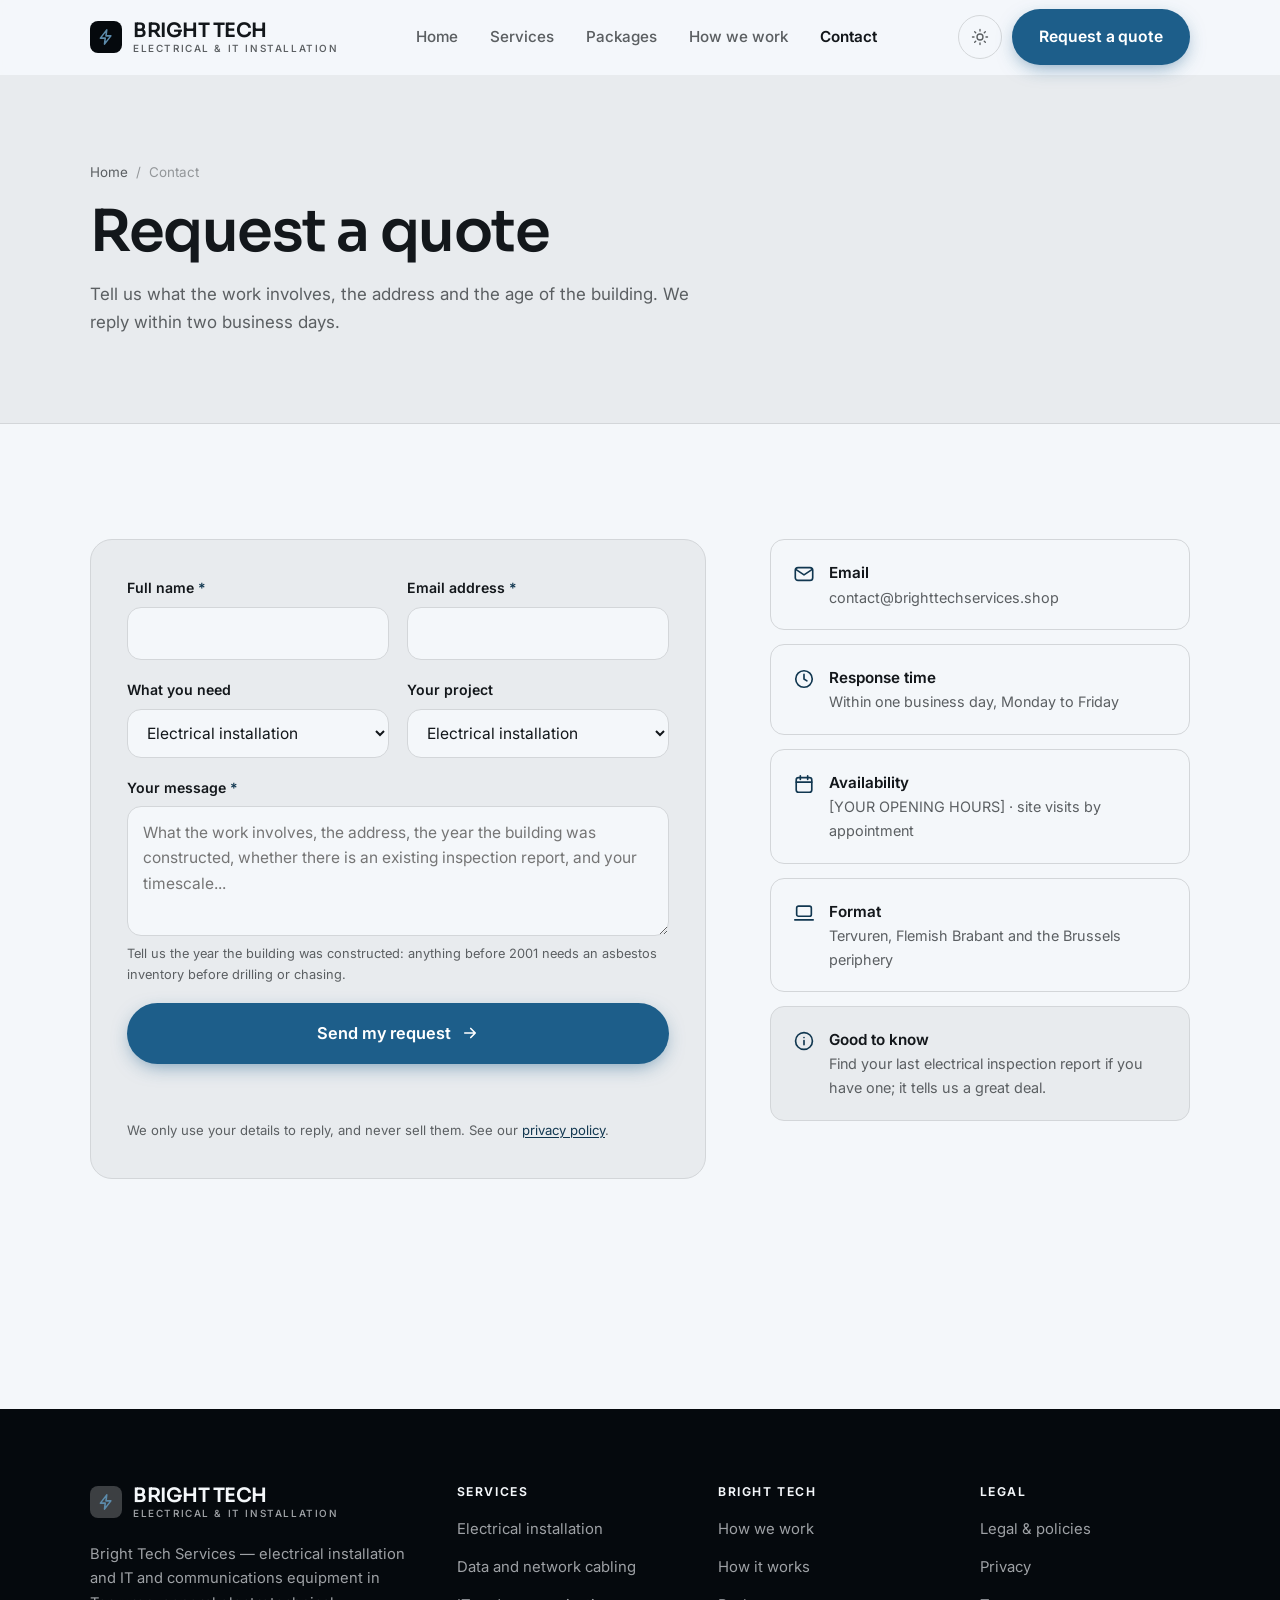
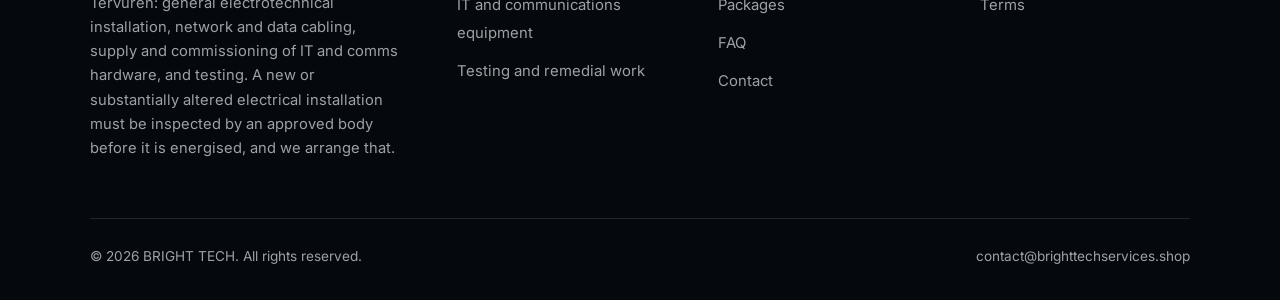
<file: contact.html>
<!DOCTYPE html>
<html lang="en" class="no-js">
<head>
<meta charset="utf-8">
<meta name="viewport" content="width=device-width, initial-scale=1">
<title>Contact — BRIGHT TECH</title>
<meta name="description" content="Contact Bright Tech Services in Tervuren for a quotation. We reply within two business days.">
<link rel="canonical" href="https://brighttechservices.shop/contact.html">

<meta property="og:type" content="website">
<meta property="og:url" content="https://brighttechservices.shop/contact.html">
<meta property="og:site_name" content="BRIGHT TECH">
<meta property="og:locale" content="en_US">
<meta property="og:title" content="Contact — BRIGHT TECH">
<meta property="og:description" content="Contact Bright Tech Services in Tervuren for a quotation. We reply within two business days.">
<meta name="theme-color" content="#05090d">

<link rel="icon" href="assets/img/favicon.svg" type="image/svg+xml">
<link rel="preconnect" href="https://fonts.googleapis.com">
<link rel="preconnect" href="https://fonts.gstatic.com" crossorigin>
<link rel="stylesheet" href="https://fonts.googleapis.com/css2?family=Sora:wght@400;500;600;700&family=Inter:wght@400..700&display=swap">
<link rel="stylesheet" href="assets/css/style.css">

<!-- Thème appliqué avant le premier rendu (évite le flash) -->
<script>
document.documentElement.classList.remove('no-js');
(function(){try{var t=localStorage.getItem('site-theme');if(t){document.documentElement.setAttribute('data-theme',t);}}catch(e){}})();
</script>
</head>

<body>
<a class="skip-link" href="#main">Skip to main content</a>

<header class="site-header">
  <nav class="wrap nav" aria-label="Main navigation">
    <a class="brand" href="index.html">
      <svg class="brand__mark" viewBox="0 0 64 64" aria-hidden="true">
        <rect class="bm-bg" width="64" height="64" rx="16"/>
        <g class="bm-ic" transform="translate(14 14) scale(1.5)" fill="none" stroke-width="2.1" stroke-linecap="round" stroke-linejoin="round"><path d="M13 2.5 4.5 13.5H11l-1 8 8.5-11H12z"/></g>
      </svg>
      <span>BRIGHT TECH<span class="brand__sub">ELECTRICAL &amp; IT INSTALLATION</span></span>
    </a>

    <ul class="nav__links" id="nav-links">
      <li><a href="index.html">Home</a></li>
      <li><a href="programs.html">Services</a></li>
      <li><a href="index.html#pricing">Packages</a></li>
      <li><a href="about.html">How we work</a></li>
      <li><a href="contact.html" aria-current="page">Contact</a></li>
      <li><a class="btn btn--primary" href="contact.html">Request a quote</a></li>
    </ul>

    <div class="nav__cta">
      <button class="theme-toggle" type="button" aria-label="Switch to dark theme">
        <svg class="icon-sun" viewBox="0 0 24 24" fill="none" stroke="currentColor" stroke-width="1.8" stroke-linecap="round" aria-hidden="true"><circle cx="12" cy="12" r="4"/><path d="M12 2v2m0 16v2M2 12h2m16 0h2M4.9 4.9l1.4 1.4m11.4 11.4 1.4 1.4M19.1 4.9l-1.4 1.4M6.3 17.7l-1.4 1.4"/></svg>
        <svg class="icon-moon" viewBox="0 0 24 24" fill="none" stroke="currentColor" stroke-width="1.8" stroke-linecap="round" stroke-linejoin="round" aria-hidden="true"><path d="M21 12.8A9 9 0 1 1 11.2 3a7 7 0 0 0 9.8 9.8z"/></svg>
      </button>
      <a class="btn btn--primary" href="contact.html">Request a quote</a>
      <button class="nav__toggle" type="button" aria-expanded="false" aria-controls="nav-links" aria-label="Open menu">
        <svg class="icon-open" viewBox="0 0 24 24" fill="none" stroke="currentColor" stroke-width="2" stroke-linecap="round" aria-hidden="true"><path d="M3 6h18M3 12h18M3 18h18"/></svg>
        <svg class="icon-close" viewBox="0 0 24 24" fill="none" stroke="currentColor" stroke-width="2" stroke-linecap="round" aria-hidden="true"><path d="M6 6l12 12M18 6L6 18"/></svg>
      </button>
    </div>
  </nav>
</header>

<main id="main">

<section class="page-head">
  <div class="wrap">
    <nav class="breadcrumb" aria-label="Breadcrumb">
      <a href="index.html">Home</a><span>/</span><span aria-current="page">Contact</span>
    </nav>
    <h1>Request a quote</h1>
    <p>Tell us what the work involves, the address and the age of the building. We reply within two business days.</p>
  </div>
</section>

<section class="section wrap">
  <div class="form-layout">

    <!--
      FORM: the action attribute holds a placeholder id. Create a free form at
      https://formspree.io and replace VOTRE_ID_FORMSPREE. Until then, the button
      opens the visitor's email app with a pre-filled message to contact@brighttechservices.shop.
    -->
    <form class="form" id="contact-form" action="https://formspree.io/f/VOTRE_ID_FORMSPREE" method="POST"
          data-email="contact@brighttechservices.shop" data-subject="Quote enquiry"
          data-msg-mail="Your email app will open with the message ready to send." data-msg-sending="Sending…"
          data-msg-ok="Thanks! Your message is on its way. We reply within one business day." data-msg-err="Sending failed. Please email us directly at">
      <div class="form__row">
        <div class="field">
          <label for="nom">Full name <span class="req" aria-hidden="true">*</span></label>
          <input type="text" id="nom" name="nom" autocomplete="name" required>
        </div>
        <div class="field">
          <label for="email">Email address <span class="req" aria-hidden="true">*</span></label>
          <input type="email" id="email" name="email" autocomplete="email" required>
        </div>
      </div>

      <div class="form__row">
        <div class="field">
          <label for="programme">What you need</label>
          <select id="programme" name="programme">
            <option>Electrical installation</option>
            <option>Data and network cabling</option>
            <option>IT and communications equipment</option>
            <option>Testing and remedial work</option>
            <option>Not sure yet</option>
          </select>
        </div>
        <div class="field">
          <label for="niveau">Your project</label>
          <select id="niveau" name="niveau">
            <option>Electrical installation</option>
            <option>Data or network cabling</option>
            <option>IT or comms equipment</option>
            <option>A failed inspection to fix</option>
          </select>
        </div>
      </div>

      <div class="field">
        <label for="message">Your message <span class="req" aria-hidden="true">*</span></label>
        <textarea id="message" name="message" required placeholder="What the work involves, the address, the year the building was constructed, whether there is an existing inspection report, and your timescale..."></textarea>
        <span class="field__hint">Tell us the year the building was constructed: anything before 2001 needs an asbestos inventory before drilling or chasing.</span>
      </div>

      <!-- Bot trap: hidden from humans -->
      <div class="visually-hidden" aria-hidden="true">
        <label for="site-web">Leave this field empty</label>
        <input type="text" id="site-web" name="_gotcha" tabindex="-1" autocomplete="off">
      </div>

      <button class="btn btn--primary btn--lg" type="submit">Send my request <svg viewBox="0 0 24 24" fill="none" stroke="currentColor" stroke-width="2.2" stroke-linecap="round" stroke-linejoin="round" aria-hidden="true"><path d="M5 12h14M13 6l6 6-6 6"/></svg></button>

      <p id="form-status" class="form__status" role="status" aria-live="polite"></p>

      <p class="form__note">
        We only use your details to reply, and never sell them. See our <a href="legal.html#privacy">privacy policy</a>.
      </p>
    </form>

    <aside class="contact-aside">
      <div class="contact-card">
        <svg viewBox="0 0 24 24" fill="none" stroke="currentColor" stroke-width="1.8" stroke-linecap="round" stroke-linejoin="round" aria-hidden="true"><rect x="2.5" y="5" width="19" height="14" rx="3"/><path d="M3 7l9 6 9-6"/></svg>
        <div><b>Email</b><a href="mailto:contact@brighttechservices.shop">contact@brighttechservices.shop</a></div>
      </div>
      <div class="contact-card">
        <svg viewBox="0 0 24 24" fill="none" stroke="currentColor" stroke-width="1.8" stroke-linecap="round" stroke-linejoin="round" aria-hidden="true"><circle cx="12" cy="12" r="9"/><path d="M12 7v5l3.2 2"/></svg>
        <div><b>Response time</b><span>Within one business day, Monday to Friday</span></div>
      </div>
      <div class="contact-card">
        <svg viewBox="0 0 24 24" fill="none" stroke="currentColor" stroke-width="1.8" stroke-linecap="round" stroke-linejoin="round" aria-hidden="true"><rect x="3.5" y="5" width="17" height="16" rx="2.5"/><path d="M8 3v4M16 3v4M3.5 10h17"/></svg>
        <div><b>Availability</b><span>[YOUR OPENING HOURS] · site visits by appointment</span></div>
      </div>
      <div class="contact-card">
        <svg viewBox="0 0 24 24" fill="none" stroke="currentColor" stroke-width="1.8" stroke-linecap="round" stroke-linejoin="round" aria-hidden="true"><rect x="4" y="4.5" width="16" height="11" rx="2"/><path d="M2 19.5h20"/></svg>
        <div><b>Format</b><span>Tervuren, Flemish Brabant and the Brussels periphery</span></div>
      </div>
      <div class="contact-card contact-card--soft">
        <svg viewBox="0 0 24 24" fill="none" stroke="currentColor" stroke-width="1.8" stroke-linecap="round" stroke-linejoin="round" aria-hidden="true"><circle cx="12" cy="12" r="9.2"/><path d="M12 16v-4.5M12 8.2v.1"/></svg>
        <div><b>Good to know</b><span>Find your last electrical inspection report if you have one; it tells us a great deal.</span></div>
      </div>
    </aside>

  </div>
</section>

</main>

<footer class="site-footer">
  <div class="wrap">
    <div class="footer__grid">
      <div class="footer__brand">
        <a class="brand" href="index.html">
          <svg class="brand__mark" viewBox="0 0 64 64" aria-hidden="true">
        <rect class="bm-bg" width="64" height="64" rx="16"/>
        <g class="bm-ic" transform="translate(14 14) scale(1.5)" fill="none" stroke-width="2.1" stroke-linecap="round" stroke-linejoin="round"><path d="M13 2.5 4.5 13.5H11l-1 8 8.5-11H12z"/></g>
      </svg>
          <span>BRIGHT TECH<span class="brand__sub">ELECTRICAL &amp; IT INSTALLATION</span></span>
        </a>
        <p>Bright Tech Services — electrical installation and IT and communications equipment in Tervuren: general electrotechnical installation, network and data cabling, supply and commissioning of IT and comms hardware, and testing. A new or substantially altered electrical installation must be inspected by an approved body before it is energised, and we arrange that.</p>
      </div>

      <div class="footer__col">
        <h4>Services</h4>
        <ul>
          <li><a href="programs.html#electrical">Electrical installation</a></li>
          <li><a href="programs.html#cabling">Data and network cabling</a></li>
          <li><a href="programs.html#hardware">IT and communications equipment</a></li>
          <li><a href="programs.html#testing">Testing and remedial work</a></li>
        </ul>
      </div>

      <div class="footer__col">
        <h4>BRIGHT TECH</h4>
        <ul>
          <li><a href="about.html">How we work</a></li>
          <li><a href="index.html#how-it-works">How it works</a></li>
          <li><a href="index.html#pricing">Packages</a></li>
          <li><a href="index.html#faq">FAQ</a></li>
          <li><a href="contact.html">Contact</a></li>
        </ul>
      </div>

      <div class="footer__col">
        <h4>Legal</h4>
        <ul>
          <li><a href="legal.html">Legal &amp; policies</a></li>
          <li><a href="legal.html#privacy">Privacy</a></li>
          <li><a href="legal.html#terms">Terms</a></li>
        </ul>
      </div>
    </div>

    <div class="footer__bottom">
      <p>© <span data-year>2026</span> BRIGHT TECH. All rights reserved.</p>
      <p><a href="mailto:contact@brighttechservices.shop">contact@brighttechservices.shop</a></p>
    </div>
  </div>
</footer>

<script src="assets/js/main.js" defer></script>
</body>
</html>
</file>
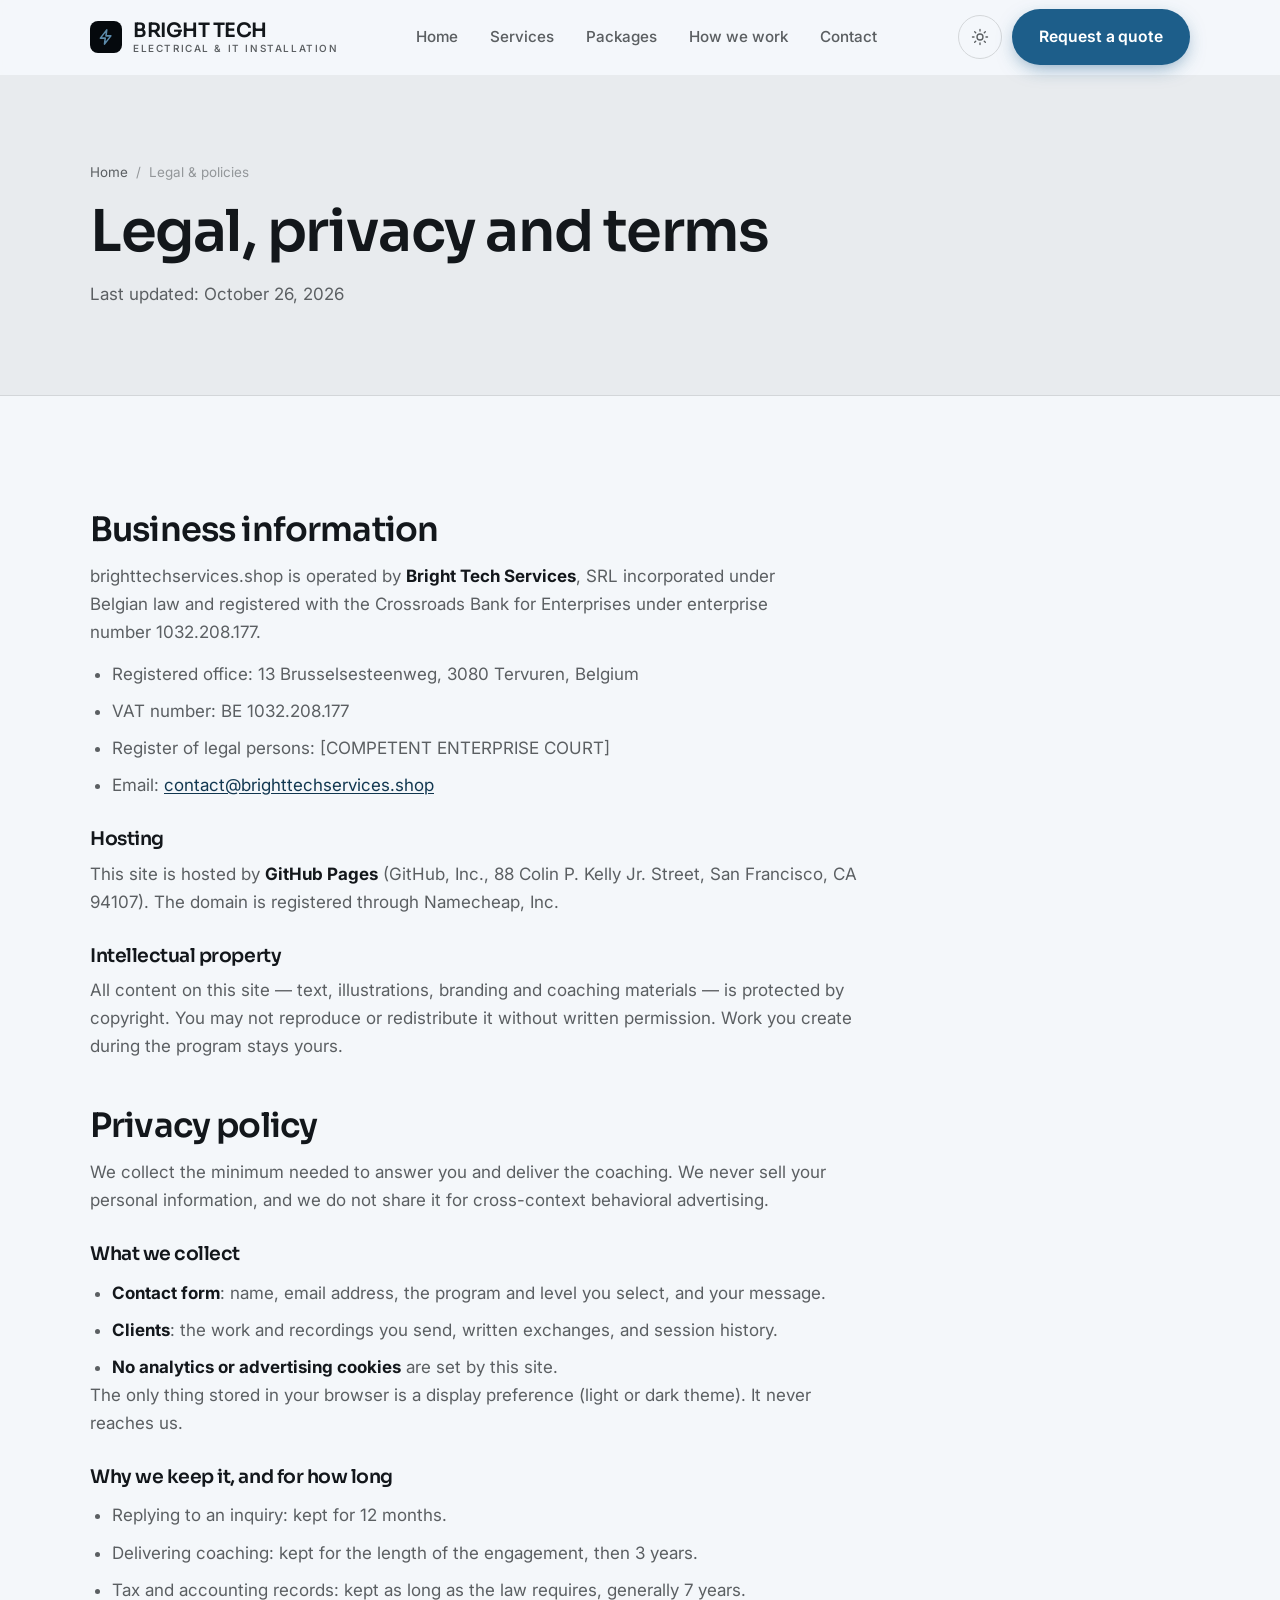
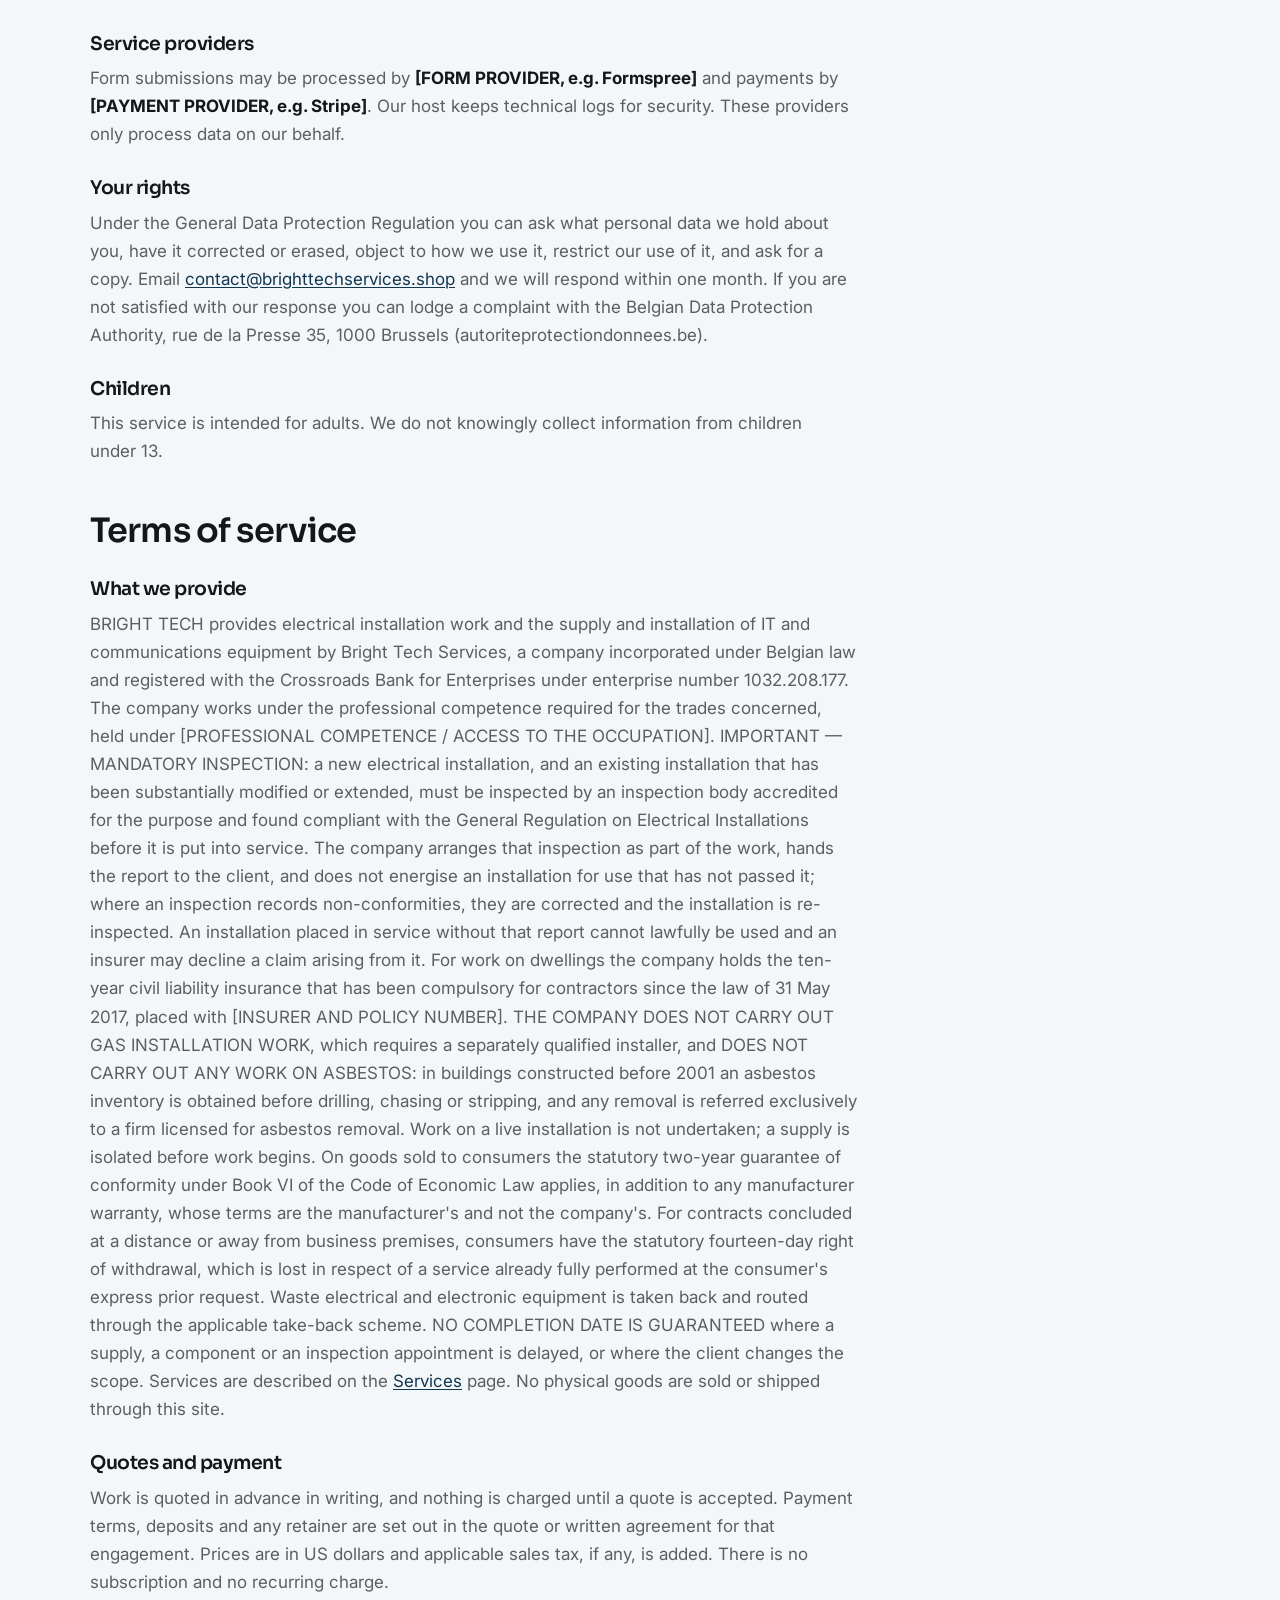
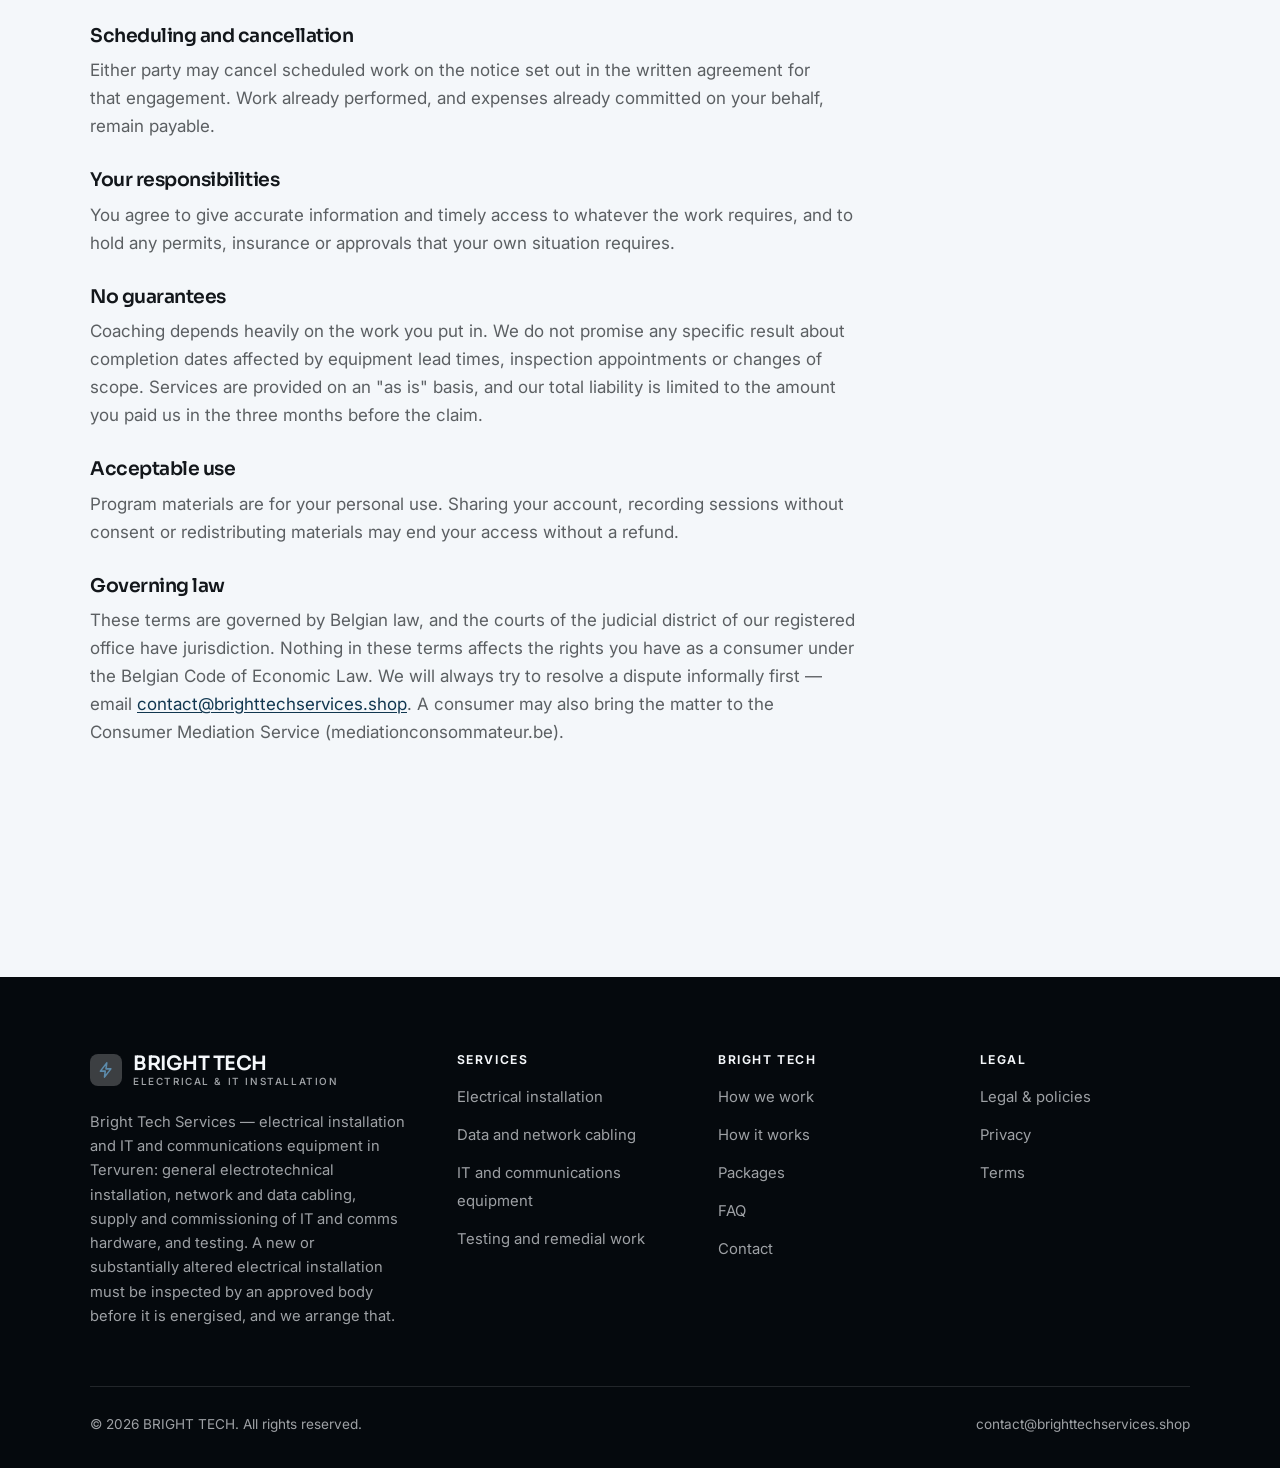
<file: legal.html>
<!DOCTYPE html>
<html lang="en" class="no-js">
<head>
<meta charset="utf-8">
<meta name="viewport" content="width=device-width, initial-scale=1">
<title>Legal, privacy and terms — BRIGHT TECH</title>
<meta name="description" content="Business information, privacy policy and terms of service for BRIGHT TECH.">
<meta name="robots" content="noindex">

<meta property="og:type" content="website">
<meta property="og:url" content="https://brighttechservices.shop/legal.html">
<meta property="og:site_name" content="BRIGHT TECH">
<meta property="og:locale" content="en_US">
<meta property="og:title" content="Legal, privacy and terms — BRIGHT TECH">
<meta property="og:description" content="Business information, privacy policy and terms of service for BRIGHT TECH.">
<meta name="theme-color" content="#05090d">

<link rel="icon" href="assets/img/favicon.svg" type="image/svg+xml">
<link rel="preconnect" href="https://fonts.googleapis.com">
<link rel="preconnect" href="https://fonts.gstatic.com" crossorigin>
<link rel="stylesheet" href="https://fonts.googleapis.com/css2?family=Sora:wght@400;500;600;700&family=Inter:wght@400..700&display=swap">
<link rel="stylesheet" href="assets/css/style.css">

<!-- Thème appliqué avant le premier rendu (évite le flash) -->
<script>
document.documentElement.classList.remove('no-js');
(function(){try{var t=localStorage.getItem('site-theme');if(t){document.documentElement.setAttribute('data-theme',t);}}catch(e){}})();
</script>
</head>

<body>
<a class="skip-link" href="#main">Skip to main content</a>

<header class="site-header">
  <nav class="wrap nav" aria-label="Main navigation">
    <a class="brand" href="index.html">
      <svg class="brand__mark" viewBox="0 0 64 64" aria-hidden="true">
        <rect class="bm-bg" width="64" height="64" rx="16"/>
        <g class="bm-ic" transform="translate(14 14) scale(1.5)" fill="none" stroke-width="2.1" stroke-linecap="round" stroke-linejoin="round"><path d="M13 2.5 4.5 13.5H11l-1 8 8.5-11H12z"/></g>
      </svg>
      <span>BRIGHT TECH<span class="brand__sub">ELECTRICAL &amp; IT INSTALLATION</span></span>
    </a>

    <ul class="nav__links" id="nav-links">
      <li><a href="index.html">Home</a></li>
      <li><a href="programs.html">Services</a></li>
      <li><a href="index.html#pricing">Packages</a></li>
      <li><a href="about.html">How we work</a></li>
      <li><a href="contact.html">Contact</a></li>
      <li><a class="btn btn--primary" href="contact.html">Request a quote</a></li>
    </ul>

    <div class="nav__cta">
      <button class="theme-toggle" type="button" aria-label="Switch to dark theme">
        <svg class="icon-sun" viewBox="0 0 24 24" fill="none" stroke="currentColor" stroke-width="1.8" stroke-linecap="round" aria-hidden="true"><circle cx="12" cy="12" r="4"/><path d="M12 2v2m0 16v2M2 12h2m16 0h2M4.9 4.9l1.4 1.4m11.4 11.4 1.4 1.4M19.1 4.9l-1.4 1.4M6.3 17.7l-1.4 1.4"/></svg>
        <svg class="icon-moon" viewBox="0 0 24 24" fill="none" stroke="currentColor" stroke-width="1.8" stroke-linecap="round" stroke-linejoin="round" aria-hidden="true"><path d="M21 12.8A9 9 0 1 1 11.2 3a7 7 0 0 0 9.8 9.8z"/></svg>
      </button>
      <a class="btn btn--primary" href="contact.html">Request a quote</a>
      <button class="nav__toggle" type="button" aria-expanded="false" aria-controls="nav-links" aria-label="Open menu">
        <svg class="icon-open" viewBox="0 0 24 24" fill="none" stroke="currentColor" stroke-width="2" stroke-linecap="round" aria-hidden="true"><path d="M3 6h18M3 12h18M3 18h18"/></svg>
        <svg class="icon-close" viewBox="0 0 24 24" fill="none" stroke="currentColor" stroke-width="2" stroke-linecap="round" aria-hidden="true"><path d="M6 6l12 12M18 6L6 18"/></svg>
      </button>
    </div>
  </nav>
</header>

<main id="main">

<section class="page-head">
  <div class="wrap">
    <nav class="breadcrumb" aria-label="Breadcrumb">
      <a href="index.html">Home</a><span>/</span><span aria-current="page">Legal &amp; policies</span>
    </nav>
    <h1>Legal, privacy and terms</h1>
    <p>Last updated: <time datetime="2026-10-26">October 26, 2026</time></p>
  </div>
</section>

<section class="section wrap">
  <div class="prose">

    <!--
      TO DO: this is a skeleton, not legal advice. Replace every [BRACKET] with
      your real details before selling, and have a lawyer review it if you can.
      Consumer protection rules differ by state.
    -->

    <h2 id="business">Business information</h2>
    <p>
      brighttechservices.shop is operated by <strong>Bright Tech Services</strong>,
      SRL incorporated under Belgian law and registered with the
      Crossroads Bank for Enterprises under enterprise number 1032.208.177.
    </p>
    <ul>
      <li>Registered office: 13 Brusselsesteenweg, 3080 Tervuren, Belgium</li>
      <li>VAT number: BE 1032.208.177</li>
      <li>Register of legal persons: [COMPETENT ENTERPRISE COURT]</li>
      <li>Email: <a href="mailto:contact@brighttechservices.shop">contact@brighttechservices.shop</a></li>
    </ul>

    <h3>Hosting</h3>
    <p>
      This site is hosted by <strong>GitHub Pages</strong> (GitHub, Inc., 88 Colin P. Kelly Jr. Street,
      San Francisco, CA 94107). The domain is registered through Namecheap, Inc.
    </p>

    <h3>Intellectual property</h3>
    <p>
      All content on this site — text, illustrations, branding and coaching materials — is protected by
      copyright. You may not reproduce or redistribute it without written permission. Work you create during
      the program stays yours.
    </p>

    <h2 id="privacy">Privacy policy</h2>
    <p>
      We collect the minimum needed to answer you and deliver the coaching. We never sell your personal
      information, and we do not share it for cross-context behavioral advertising.
    </p>
    <h3>What we collect</h3>
    <ul>
      <li><strong>Contact form</strong>: name, email address, the program and level you select, and your message.</li>
      <li><strong>Clients</strong>: the work and recordings you send, written exchanges, and session history.</li>
      <li><strong>No analytics or advertising cookies</strong> are set by this site.</li>
    </ul>
    <p>
      The only thing stored in your browser is a display preference (light or dark theme). It never reaches us.
    </p>
    <h3>Why we keep it, and for how long</h3>
    <ul>
      <li>Replying to an inquiry: kept for 12 months.</li>
      <li>Delivering coaching: kept for the length of the engagement, then 3 years.</li>
      <li>Tax and accounting records: kept as long as the law requires, generally 7 years.</li>
    </ul>
    <h3>Service providers</h3>
    <p>
      Form submissions may be processed by <strong>[FORM PROVIDER, e.g. Formspree]</strong> and payments by
      <strong>[PAYMENT PROVIDER, e.g. Stripe]</strong>. Our host keeps technical logs for security. These
      providers only process data on our behalf.
    </p>
    <h3>Your rights</h3>
    <p>
      Under the General Data Protection Regulation you can ask what personal data we hold about you,
      have it corrected or erased, object to how we use it, restrict our use of it, and ask for a copy.
      Email <a href="mailto:contact@brighttechservices.shop">contact@brighttechservices.shop</a> and we will respond within one month. If you are not
      satisfied with our response you can lodge a complaint with the Belgian Data Protection Authority,
      rue de la Presse 35, 1000 Brussels (autoriteprotectiondonnees.be).
    </p>
    <h3>Children</h3>
    <p>
      This service is intended for adults. We do not knowingly collect information from children under 13.
    </p>

    <h2 id="terms">Terms of service</h2>
    <h3>What we provide</h3>
    <p>
      BRIGHT TECH provides electrical installation work and the supply and installation of IT and communications equipment by Bright Tech Services, a company incorporated under Belgian law and registered with the Crossroads Bank for Enterprises under enterprise number 1032.208.177. The company works under the professional competence required for the trades concerned, held under [PROFESSIONAL COMPETENCE / ACCESS TO THE OCCUPATION]. IMPORTANT — MANDATORY INSPECTION: a new electrical installation, and an existing installation that has been substantially modified or extended, must be inspected by an inspection body accredited for the purpose and found compliant with the General Regulation on Electrical Installations before it is put into service. The company arranges that inspection as part of the work, hands the report to the client, and does not energise an installation for use that has not passed it; where an inspection records non-conformities, they are corrected and the installation is re-inspected. An installation placed in service without that report cannot lawfully be used and an insurer may decline a claim arising from it. For work on dwellings the company holds the ten-year civil liability insurance that has been compulsory for contractors since the law of 31 May 2017, placed with [INSURER AND POLICY NUMBER]. THE COMPANY DOES NOT CARRY OUT GAS INSTALLATION WORK, which requires a separately qualified installer, and DOES NOT CARRY OUT ANY WORK ON ASBESTOS: in buildings constructed before 2001 an asbestos inventory is obtained before drilling, chasing or stripping, and any removal is referred exclusively to a firm licensed for asbestos removal. Work on a live installation is not undertaken; a supply is isolated before work begins. On goods sold to consumers the statutory two-year guarantee of conformity under Book VI of the Code of Economic Law applies, in addition to any manufacturer warranty, whose terms are the manufacturer's and not the company's. For contracts concluded at a distance or away from business premises, consumers have the statutory fourteen-day right of withdrawal, which is lost in respect of a service already fully performed at the consumer's express prior request. Waste electrical and electronic equipment is taken back and routed through the applicable take-back scheme. NO COMPLETION DATE IS GUARANTEED where a supply, a component or an inspection appointment is delayed, or where the client changes the scope. Services are described on the
      <a href="programs.html">Services</a> page. No physical goods are sold or shipped through this site.
    </p>
    <h3>Quotes and payment</h3>
    <p>
      Work is quoted in advance in writing, and nothing is charged until a quote is accepted. Payment terms,
      deposits and any retainer are set out in the quote or written agreement for that engagement. Prices are in
      US dollars and applicable sales tax, if any, is added. There is no subscription and no recurring charge.
    </p>
    <h3>Scheduling and cancellation</h3>
    <p>
      Either party may cancel scheduled work on the notice set out in the written agreement for that engagement.
      Work already performed, and expenses already committed on your behalf, remain payable.
    </p>
    <h3>Your responsibilities</h3>
    <p>
      You agree to give accurate information and timely access to whatever the work requires, and to hold any
      permits, insurance or approvals that your own situation requires.
    </p>

    <h3>No guarantees</h3>
    <p>
      Coaching depends heavily on the work you put in. We do not promise any specific result
      about completion dates affected by equipment lead times, inspection appointments or changes of scope. Services are provided on an "as is" basis, and our total
      liability is limited to the amount you paid us in the three months before the claim.
    </p>
    <h3>Acceptable use</h3>
    <p>
      Program materials are for your personal use. Sharing your account, recording sessions without consent
      or redistributing materials may end your access without a refund.
    </p>
    <h3>Governing law</h3>
    <p>
      These terms are governed by Belgian law, and the courts of the judicial district of our
      registered office have jurisdiction. Nothing in these terms affects the rights you have as a
      consumer under the Belgian Code of Economic Law. We will always try to resolve a dispute
      informally first — email <a href="mailto:contact@brighttechservices.shop">contact@brighttechservices.shop</a>. A consumer may also bring the
      matter to the Consumer Mediation Service (mediationconsommateur.be).
    </p>

  </div>
</section>

</main>

<footer class="site-footer">
  <div class="wrap">
    <div class="footer__grid">
      <div class="footer__brand">
        <a class="brand" href="index.html">
          <svg class="brand__mark" viewBox="0 0 64 64" aria-hidden="true">
        <rect class="bm-bg" width="64" height="64" rx="16"/>
        <g class="bm-ic" transform="translate(14 14) scale(1.5)" fill="none" stroke-width="2.1" stroke-linecap="round" stroke-linejoin="round"><path d="M13 2.5 4.5 13.5H11l-1 8 8.5-11H12z"/></g>
      </svg>
          <span>BRIGHT TECH<span class="brand__sub">ELECTRICAL &amp; IT INSTALLATION</span></span>
        </a>
        <p>Bright Tech Services — electrical installation and IT and communications equipment in Tervuren: general electrotechnical installation, network and data cabling, supply and commissioning of IT and comms hardware, and testing. A new or substantially altered electrical installation must be inspected by an approved body before it is energised, and we arrange that.</p>
      </div>

      <div class="footer__col">
        <h4>Services</h4>
        <ul>
          <li><a href="programs.html#electrical">Electrical installation</a></li>
          <li><a href="programs.html#cabling">Data and network cabling</a></li>
          <li><a href="programs.html#hardware">IT and communications equipment</a></li>
          <li><a href="programs.html#testing">Testing and remedial work</a></li>
        </ul>
      </div>

      <div class="footer__col">
        <h4>BRIGHT TECH</h4>
        <ul>
          <li><a href="about.html">How we work</a></li>
          <li><a href="index.html#how-it-works">How it works</a></li>
          <li><a href="index.html#pricing">Packages</a></li>
          <li><a href="index.html#faq">FAQ</a></li>
          <li><a href="contact.html">Contact</a></li>
        </ul>
      </div>

      <div class="footer__col">
        <h4>Legal</h4>
        <ul>
          <li><a href="legal.html">Legal &amp; policies</a></li>
          <li><a href="legal.html#privacy">Privacy</a></li>
          <li><a href="legal.html#terms">Terms</a></li>
        </ul>
      </div>
    </div>

    <div class="footer__bottom">
      <p>© <span data-year>2026</span> BRIGHT TECH. All rights reserved.</p>
      <p><a href="mailto:contact@brighttechservices.shop">contact@brighttechservices.shop</a></p>
    </div>
  </div>
</footer>

<script src="assets/js/main.js" defer></script>
</body>
</html>
</file>
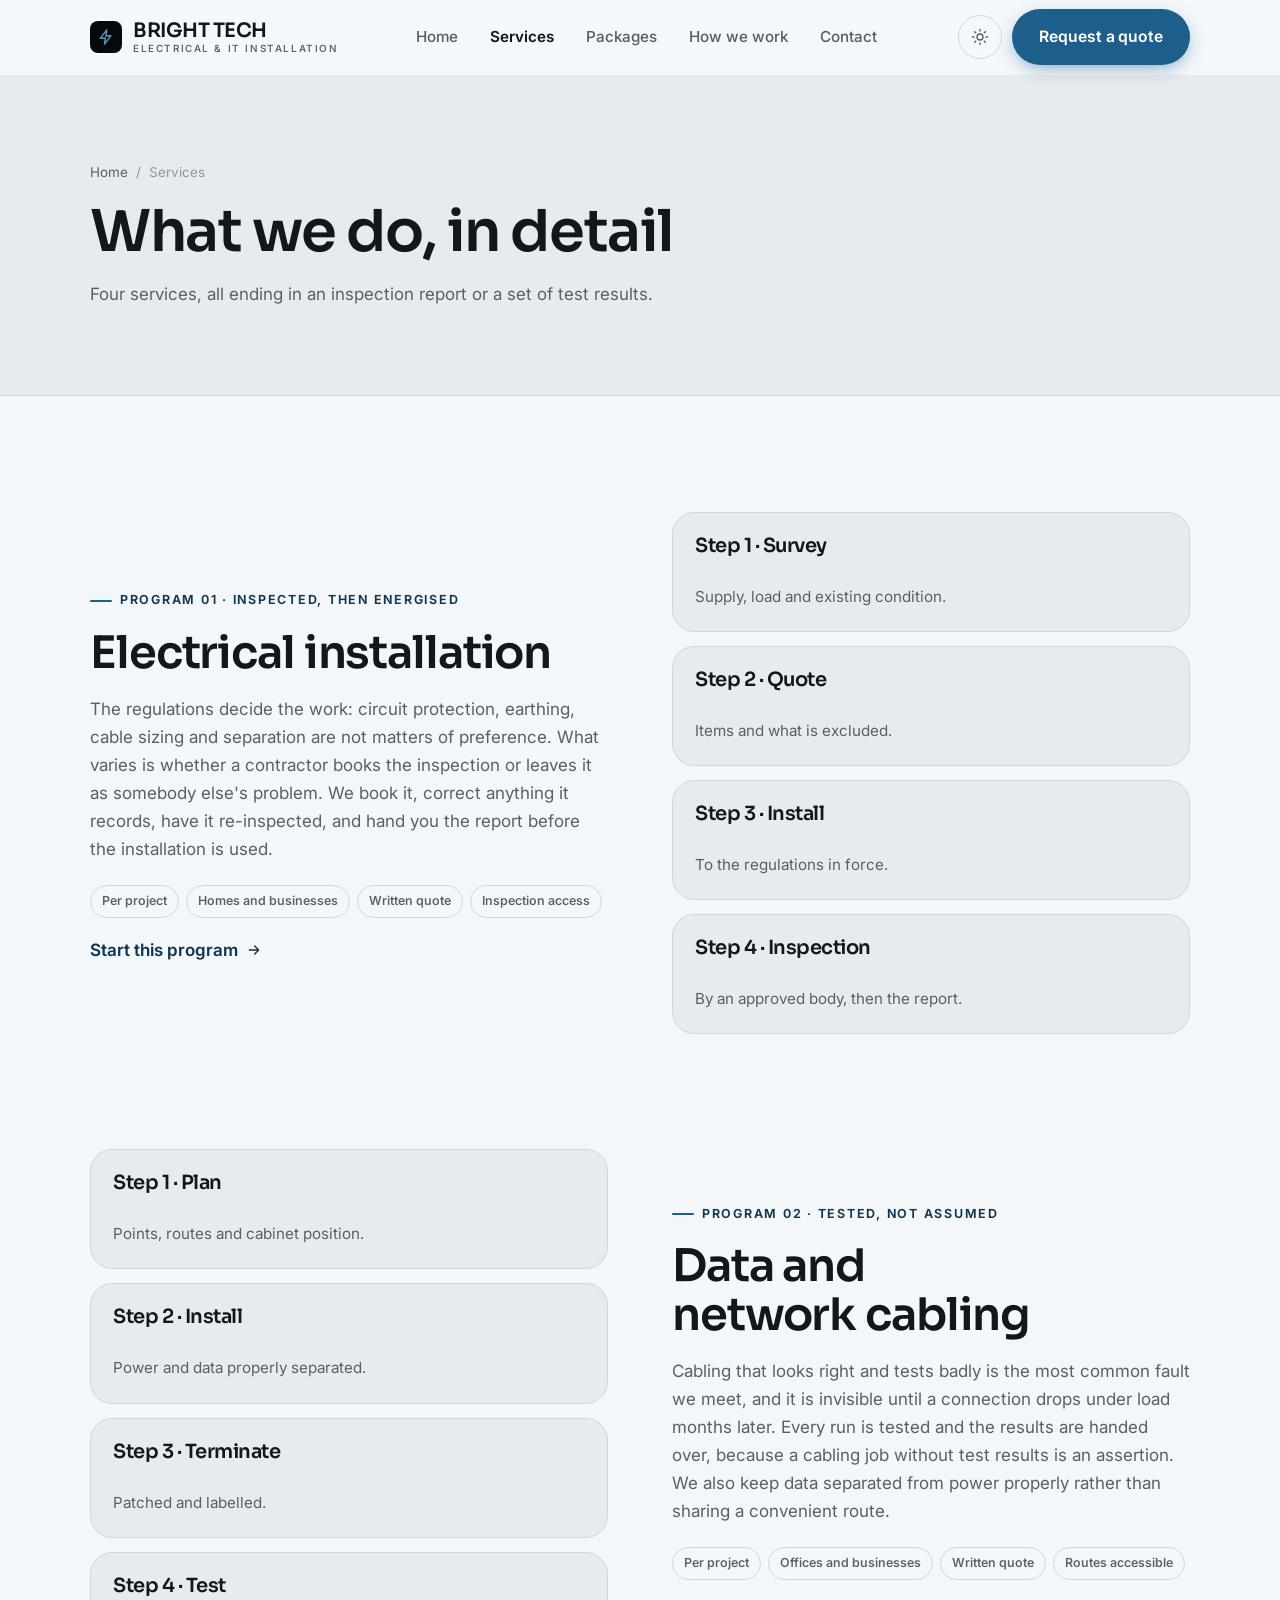
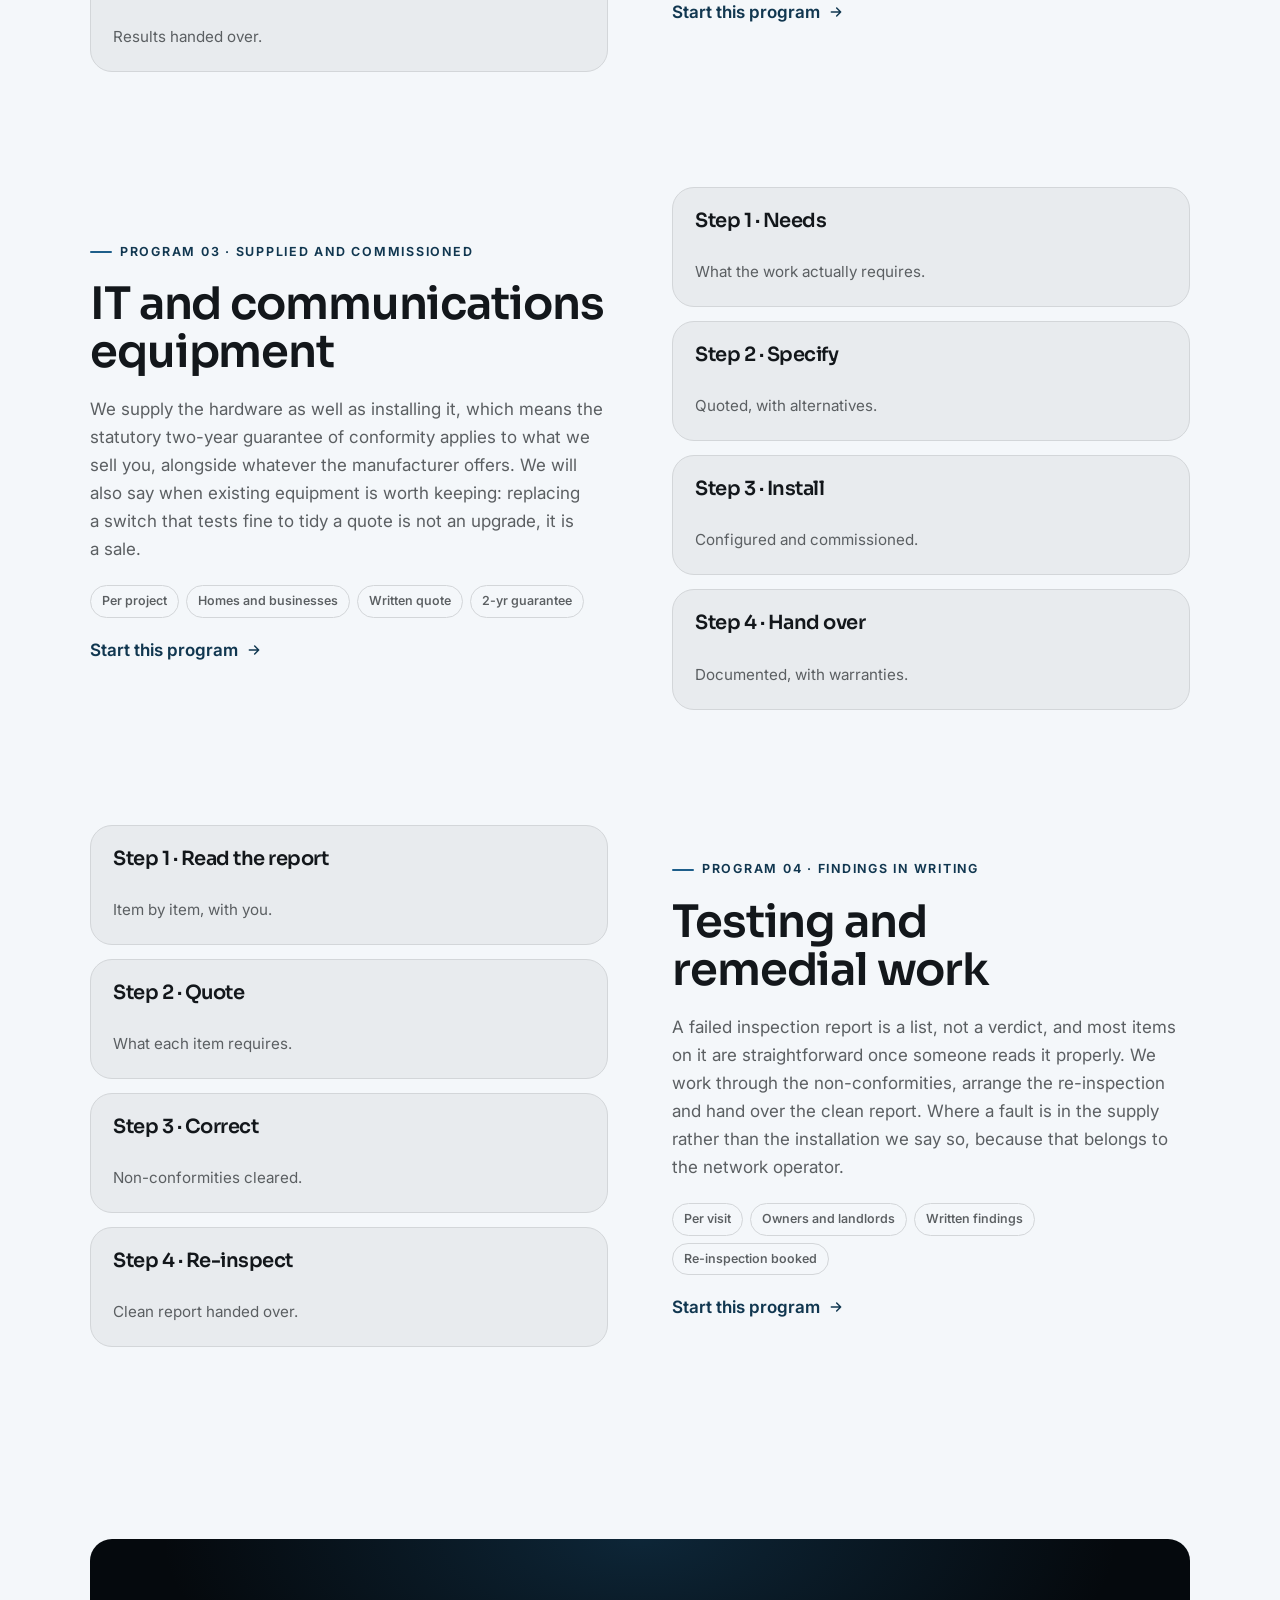
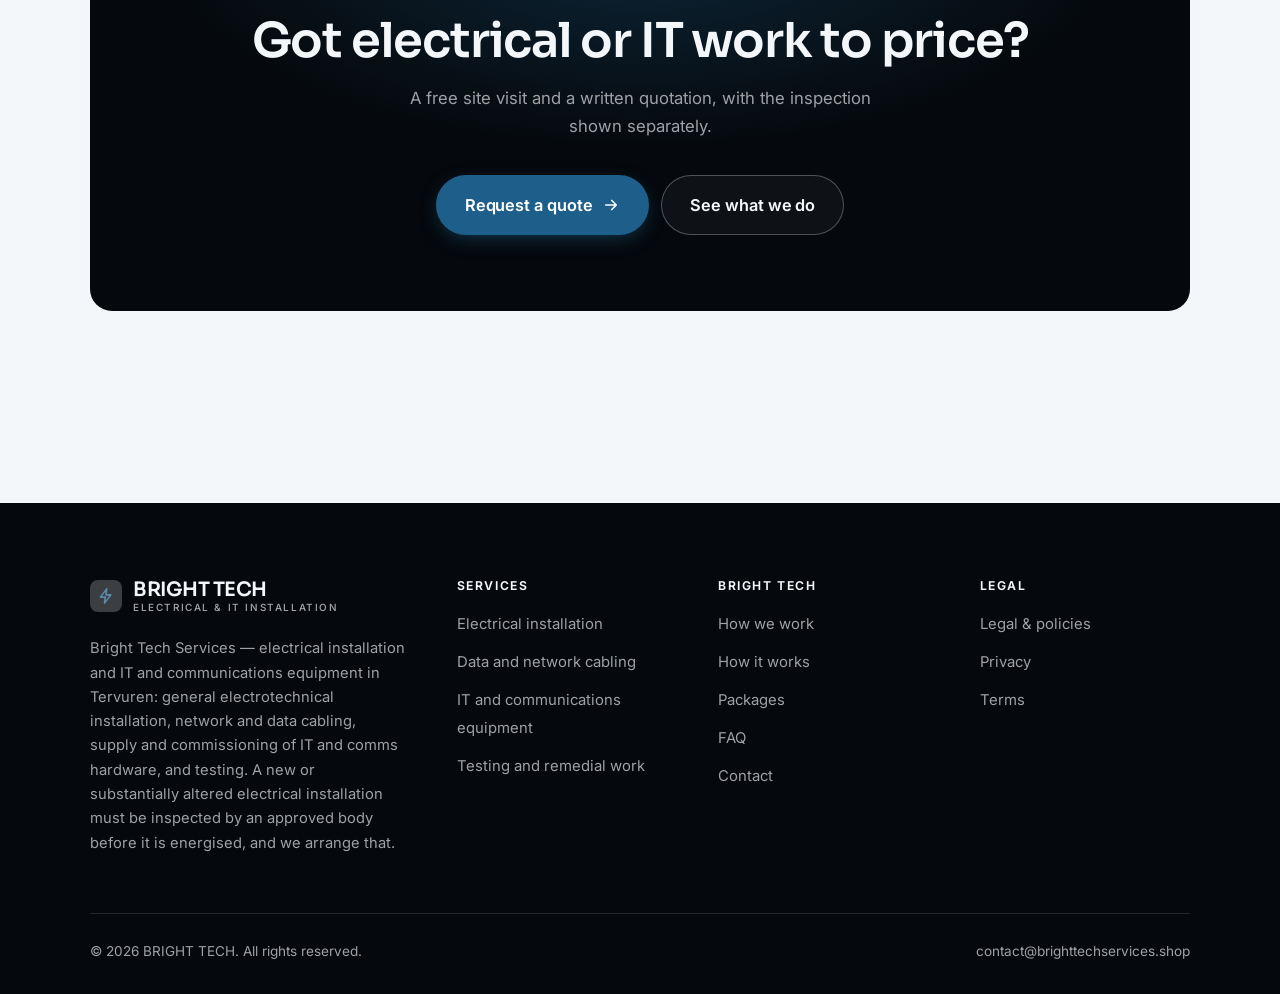
<file: programs.html>
<!DOCTYPE html>
<html lang="en" class="no-js">
<head>
<meta charset="utf-8">
<meta name="viewport" content="width=device-width, initial-scale=1">
<title>Services — BRIGHT TECH</title>
<meta name="description" content="What Bright Tech Services does: electrical installation, data and network cabling, IT and communications equipment, and testing and remedial work.">
<link rel="canonical" href="https://brighttechservices.shop/programs.html">

<meta property="og:type" content="website">
<meta property="og:url" content="https://brighttechservices.shop/programs.html">
<meta property="og:site_name" content="BRIGHT TECH">
<meta property="og:locale" content="en_US">
<meta property="og:title" content="Services — BRIGHT TECH">
<meta property="og:description" content="What Bright Tech Services does: electrical installation, data and network cabling, IT and communications equipment, and testing and remedial work.">
<meta name="theme-color" content="#05090d">

<link rel="icon" href="assets/img/favicon.svg" type="image/svg+xml">
<link rel="preconnect" href="https://fonts.googleapis.com">
<link rel="preconnect" href="https://fonts.gstatic.com" crossorigin>
<link rel="stylesheet" href="https://fonts.googleapis.com/css2?family=Sora:wght@400;500;600;700&family=Inter:wght@400..700&display=swap">
<link rel="stylesheet" href="assets/css/style.css">

<!-- Thème appliqué avant le premier rendu (évite le flash) -->
<script>
document.documentElement.classList.remove('no-js');
(function(){try{var t=localStorage.getItem('site-theme');if(t){document.documentElement.setAttribute('data-theme',t);}}catch(e){}})();
</script>
</head>

<body>
<a class="skip-link" href="#main">Skip to main content</a>

<header class="site-header">
  <nav class="wrap nav" aria-label="Main navigation">
    <a class="brand" href="index.html">
      <svg class="brand__mark" viewBox="0 0 64 64" aria-hidden="true">
        <rect class="bm-bg" width="64" height="64" rx="16"/>
        <g class="bm-ic" transform="translate(14 14) scale(1.5)" fill="none" stroke-width="2.1" stroke-linecap="round" stroke-linejoin="round"><path d="M13 2.5 4.5 13.5H11l-1 8 8.5-11H12z"/></g>
      </svg>
      <span>BRIGHT TECH<span class="brand__sub">ELECTRICAL &amp; IT INSTALLATION</span></span>
    </a>

    <ul class="nav__links" id="nav-links">
      <li><a href="index.html">Home</a></li>
      <li><a href="programs.html" aria-current="page">Services</a></li>
      <li><a href="index.html#pricing">Packages</a></li>
      <li><a href="about.html">How we work</a></li>
      <li><a href="contact.html">Contact</a></li>
      <li><a class="btn btn--primary" href="contact.html">Request a quote</a></li>
    </ul>

    <div class="nav__cta">
      <button class="theme-toggle" type="button" aria-label="Switch to dark theme">
        <svg class="icon-sun" viewBox="0 0 24 24" fill="none" stroke="currentColor" stroke-width="1.8" stroke-linecap="round" aria-hidden="true"><circle cx="12" cy="12" r="4"/><path d="M12 2v2m0 16v2M2 12h2m16 0h2M4.9 4.9l1.4 1.4m11.4 11.4 1.4 1.4M19.1 4.9l-1.4 1.4M6.3 17.7l-1.4 1.4"/></svg>
        <svg class="icon-moon" viewBox="0 0 24 24" fill="none" stroke="currentColor" stroke-width="1.8" stroke-linecap="round" stroke-linejoin="round" aria-hidden="true"><path d="M21 12.8A9 9 0 1 1 11.2 3a7 7 0 0 0 9.8 9.8z"/></svg>
      </button>
      <a class="btn btn--primary" href="contact.html">Request a quote</a>
      <button class="nav__toggle" type="button" aria-expanded="false" aria-controls="nav-links" aria-label="Open menu">
        <svg class="icon-open" viewBox="0 0 24 24" fill="none" stroke="currentColor" stroke-width="2" stroke-linecap="round" aria-hidden="true"><path d="M3 6h18M3 12h18M3 18h18"/></svg>
        <svg class="icon-close" viewBox="0 0 24 24" fill="none" stroke="currentColor" stroke-width="2" stroke-linecap="round" aria-hidden="true"><path d="M6 6l12 12M18 6L6 18"/></svg>
      </button>
    </div>
  </nav>
</header>

<main id="main">

<section class="page-head">
  <div class="wrap">
    <nav class="breadcrumb" aria-label="Breadcrumb">
      <a href="index.html">Home</a><span>/</span><span aria-current="page">Services</span>
    </nav>
    <h1>What we do, in detail</h1>
    <p>Four services, all ending in an inspection report or a set of test results.</p>
  </div>
</section>

<section class="section wrap" id="electrical">
  <div class="split reveal">
    <div>
      <span class="eyebrow">Program 01 · Inspected, then energised</span>
      <h2>Electrical installation</h2>
      <p>The regulations decide the work: circuit protection, earthing, cable sizing and separation are not matters of preference. What varies is whether a contractor books the inspection or leaves it as somebody else's problem. We book it, correct anything it records, have it re-inspected, and hand you the report before the installation is used.</p>
      <ul class="tags"><li>Per project</li><li>Homes and businesses</li><li>Written quote</li><li>Inspection access</li></ul>
      <p><a class="arrow-link" href="contact.html">Start this program <svg viewBox="0 0 24 24" fill="none" stroke="currentColor" stroke-width="2.2" stroke-linecap="round" stroke-linejoin="round" aria-hidden="true"><path d="M5 12h14M13 6l6 6-6 6"/></svg></a></p>
    </div>
    <div class="grid grid--2 grid--tight">
      <article class="card card--sm">
        <h3>Step 1 · Survey</h3>
        <p>Supply, load and existing condition.</p>
      </article>
      <article class="card card--sm">
        <h3>Step 2 · Quote</h3>
        <p>Items and what is excluded.</p>
      </article>
      <article class="card card--sm">
        <h3>Step 3 · Install</h3>
        <p>To the regulations in force.</p>
      </article>
      <article class="card card--sm">
        <h3>Step 4 · Inspection</h3>
        <p>By an approved body, then the report.</p>
      </article>
    </div>
  </div>
</section>

<section class="section section--flush wrap" id="cabling">
  <div class="split reveal">
    <div class="grid grid--2 grid--tight">
      <article class="card card--sm">
        <h3>Step 1 · Plan</h3>
        <p>Points, routes and cabinet position.</p>
      </article>
      <article class="card card--sm">
        <h3>Step 2 · Install</h3>
        <p>Power and data properly separated.</p>
      </article>
      <article class="card card--sm">
        <h3>Step 3 · Terminate</h3>
        <p>Patched and labelled.</p>
      </article>
      <article class="card card--sm">
        <h3>Step 4 · Test</h3>
        <p>Results handed over.</p>
      </article>
    </div>
    <div>
      <span class="eyebrow">Program 02 · Tested, not assumed</span>
      <h2>Data and network cabling</h2>
      <p>Cabling that looks right and tests badly is the most common fault we meet, and it is invisible until a connection drops under load months later. Every run is tested and the results are handed over, because a cabling job without test results is an assertion. We also keep data separated from power properly rather than sharing a convenient route.</p>
      <ul class="tags"><li>Per project</li><li>Offices and businesses</li><li>Written quote</li><li>Routes accessible</li></ul>
      <p><a class="arrow-link" href="contact.html">Start this program <svg viewBox="0 0 24 24" fill="none" stroke="currentColor" stroke-width="2.2" stroke-linecap="round" stroke-linejoin="round" aria-hidden="true"><path d="M5 12h14M13 6l6 6-6 6"/></svg></a></p>
    </div>
  </div>
</section>

<section class="section section--flush wrap" id="hardware">
  <div class="split reveal">
    <div>
      <span class="eyebrow">Program 03 · Supplied and commissioned</span>
      <h2>IT and communications equipment</h2>
      <p>We supply the hardware as well as installing it, which means the statutory two-year guarantee of conformity applies to what we sell you, alongside whatever the manufacturer offers. We will also say when existing equipment is worth keeping: replacing a switch that tests fine to tidy a quote is not an upgrade, it is a sale.</p>
      <ul class="tags"><li>Per project</li><li>Homes and businesses</li><li>Written quote</li><li>2-yr guarantee</li></ul>
      <p><a class="arrow-link" href="contact.html">Start this program <svg viewBox="0 0 24 24" fill="none" stroke="currentColor" stroke-width="2.2" stroke-linecap="round" stroke-linejoin="round" aria-hidden="true"><path d="M5 12h14M13 6l6 6-6 6"/></svg></a></p>
    </div>
    <div class="grid grid--2 grid--tight">
      <article class="card card--sm">
        <h3>Step 1 · Needs</h3>
        <p>What the work actually requires.</p>
      </article>
      <article class="card card--sm">
        <h3>Step 2 · Specify</h3>
        <p>Quoted, with alternatives.</p>
      </article>
      <article class="card card--sm">
        <h3>Step 3 · Install</h3>
        <p>Configured and commissioned.</p>
      </article>
      <article class="card card--sm">
        <h3>Step 4 · Hand over</h3>
        <p>Documented, with warranties.</p>
      </article>
    </div>
  </div>
</section>

<section class="section section--flush wrap" id="testing">
  <div class="split reveal">
    <div class="grid grid--2 grid--tight">
      <article class="card card--sm">
        <h3>Step 1 · Read the report</h3>
        <p>Item by item, with you.</p>
      </article>
      <article class="card card--sm">
        <h3>Step 2 · Quote</h3>
        <p>What each item requires.</p>
      </article>
      <article class="card card--sm">
        <h3>Step 3 · Correct</h3>
        <p>Non-conformities cleared.</p>
      </article>
      <article class="card card--sm">
        <h3>Step 4 · Re-inspect</h3>
        <p>Clean report handed over.</p>
      </article>
    </div>
    <div>
      <span class="eyebrow">Program 04 · Findings in writing</span>
      <h2>Testing and remedial work</h2>
      <p>A failed inspection report is a list, not a verdict, and most items on it are straightforward once someone reads it properly. We work through the non-conformities, arrange the re-inspection and hand over the clean report. Where a fault is in the supply rather than the installation we say so, because that belongs to the network operator.</p>
      <ul class="tags"><li>Per visit</li><li>Owners and landlords</li><li>Written findings</li><li>Re-inspection booked</li></ul>
      <p><a class="arrow-link" href="contact.html">Start this program <svg viewBox="0 0 24 24" fill="none" stroke="currentColor" stroke-width="2.2" stroke-linecap="round" stroke-linejoin="round" aria-hidden="true"><path d="M5 12h14M13 6l6 6-6 6"/></svg></a></p>
    </div>
  </div>
</section>

<section class="wrap section--tight">
  <div class="cta-band reveal">
    <h2>Got electrical or IT work to price?</h2>
    <p>A free site visit and a written quotation, with the inspection shown separately.</p>
    <div class="hero__actions">
      <a class="btn btn--primary btn--lg" href="contact.html">Request a quote <svg viewBox="0 0 24 24" fill="none" stroke="currentColor" stroke-width="2.2" stroke-linecap="round" stroke-linejoin="round" aria-hidden="true"><path d="M5 12h14M13 6l6 6-6 6"/></svg></a>
      <a class="btn btn--on-dark btn--lg" href="programs.html">See what we do</a>
    </div>
  </div>
</section>

</main>

<footer class="site-footer">
  <div class="wrap">
    <div class="footer__grid">
      <div class="footer__brand">
        <a class="brand" href="index.html">
          <svg class="brand__mark" viewBox="0 0 64 64" aria-hidden="true">
        <rect class="bm-bg" width="64" height="64" rx="16"/>
        <g class="bm-ic" transform="translate(14 14) scale(1.5)" fill="none" stroke-width="2.1" stroke-linecap="round" stroke-linejoin="round"><path d="M13 2.5 4.5 13.5H11l-1 8 8.5-11H12z"/></g>
      </svg>
          <span>BRIGHT TECH<span class="brand__sub">ELECTRICAL &amp; IT INSTALLATION</span></span>
        </a>
        <p>Bright Tech Services — electrical installation and IT and communications equipment in Tervuren: general electrotechnical installation, network and data cabling, supply and commissioning of IT and comms hardware, and testing. A new or substantially altered electrical installation must be inspected by an approved body before it is energised, and we arrange that.</p>
      </div>

      <div class="footer__col">
        <h4>Services</h4>
        <ul>
          <li><a href="programs.html#electrical">Electrical installation</a></li>
          <li><a href="programs.html#cabling">Data and network cabling</a></li>
          <li><a href="programs.html#hardware">IT and communications equipment</a></li>
          <li><a href="programs.html#testing">Testing and remedial work</a></li>
        </ul>
      </div>

      <div class="footer__col">
        <h4>BRIGHT TECH</h4>
        <ul>
          <li><a href="about.html">How we work</a></li>
          <li><a href="index.html#how-it-works">How it works</a></li>
          <li><a href="index.html#pricing">Packages</a></li>
          <li><a href="index.html#faq">FAQ</a></li>
          <li><a href="contact.html">Contact</a></li>
        </ul>
      </div>

      <div class="footer__col">
        <h4>Legal</h4>
        <ul>
          <li><a href="legal.html">Legal &amp; policies</a></li>
          <li><a href="legal.html#privacy">Privacy</a></li>
          <li><a href="legal.html#terms">Terms</a></li>
        </ul>
      </div>
    </div>

    <div class="footer__bottom">
      <p>© <span data-year>2026</span> BRIGHT TECH. All rights reserved.</p>
      <p><a href="mailto:contact@brighttechservices.shop">contact@brighttechservices.shop</a></p>
    </div>
  </div>
</footer>

<script src="assets/js/main.js" defer></script>
</body>
</html>
</file>
<file: assets/css/style.css>
/* BRIGHT TECH — couleurs et polices de la marque.
   Modifier ces valeurs suffit à changer l'identité visuelle de tout le site. */
:root {
  --c-accent:    #1d5e8a;
  --c-on-accent: #ffffff;
  --c-ink:       #05090d;
  --c-paper:     #f4f7fa;

  --accent-ink-light: color-mix(in srgb, var(--c-accent) 58%, black);
  --accent-on-dark:   color-mix(in srgb, var(--c-accent) 72%, white);

  --font-display: "Sora", system-ui, -apple-system, "Segoe UI", sans-serif;
  --font-body: "Inter", system-ui, -apple-system, "Segoe UI", sans-serif;
  --display-weight: 600;
  --display-tracking: -.025em;
}

/* ==========================================================================
   Feuille de style commune aux sites de coaching
   Les couleurs de marque (--c-accent, --c-on-accent, --c-ink, --c-paper) et
   les polices sont définies juste au-dessus, par site. Tout le reste en dérive.
   ========================================================================== */

/* --------------------------------------------------------------------------
   1. Tokens dérivés
   -------------------------------------------------------------------------- */

:root {
  /* Thème clair */
  --paper:      var(--c-paper);
  --paper-2:    color-mix(in srgb, var(--c-paper) 95%, var(--c-ink));
  --paper-3:    color-mix(in srgb, var(--c-paper) 89%, var(--c-ink));
  --line:       color-mix(in srgb, var(--c-paper) 86%, var(--c-ink));
  --text:       color-mix(in srgb, var(--c-ink) 94%, var(--c-paper));
  --muted:      color-mix(in srgb, var(--c-ink) 64%, var(--c-paper));
  --accent:     var(--c-accent);
  --accent-600: color-mix(in srgb, var(--c-accent) 86%, black);
  --accent-ink: var(--accent-ink-light);
  --on-accent:  var(--c-on-accent);
  --ink:        var(--c-ink);
  --ink-soft:   color-mix(in srgb, var(--c-ink) 90%, white);
  --on-ink:     var(--c-paper);
  --on-ink-mut: color-mix(in srgb, var(--c-paper) 64%, var(--c-ink));
  --brand-bg:   var(--c-ink);

  /* Rayons */
  --r-sm: 8px;
  --r-md: 14px;
  --r-lg: 22px;
  --r-full: 999px;

  /* Ombres */
  --sh-1: 0 1px 2px rgba(0, 0, 0, .05), 0 2px 8px rgba(0, 0, 0, .04);
  --sh-2: 0 2px 4px rgba(0, 0, 0, .05), 0 12px 32px rgba(0, 0, 0, .09);
  --sh-3: 0 4px 8px rgba(0, 0, 0, .06), 0 24px 56px rgba(0, 0, 0, .14);

  /* Rythme */
  --gutter: clamp(16px, 4vw, 40px);
  --maxw: 1180px;
  --section-y: clamp(64px, 9vw, 124px);

  --ease: cubic-bezier(.22, .61, .36, 1);
}

/* Thème sombre — suit le système, sauf si l'utilisateur a choisi « clair » */
@media (prefers-color-scheme: dark) {
  :root:not([data-theme="light"]) {
    --paper:      var(--c-ink);
    --paper-2:    color-mix(in srgb, var(--c-ink) 92%, white);
    --paper-3:    color-mix(in srgb, var(--c-ink) 86%, white);
    --line:       color-mix(in srgb, var(--c-ink) 80%, white);
    --text:       color-mix(in srgb, var(--c-paper) 94%, var(--c-ink));
    --muted:      color-mix(in srgb, var(--c-paper) 66%, var(--c-ink));
    --accent-ink: var(--accent-on-dark);
    --ink:        color-mix(in srgb, var(--c-ink) 72%, black);
    --brand-bg:   color-mix(in srgb, var(--c-ink) 80%, white);
    --sh-1: 0 1px 2px rgba(0, 0, 0, .4), 0 2px 8px rgba(0, 0, 0, .3);
    --sh-2: 0 2px 4px rgba(0, 0, 0, .4), 0 12px 32px rgba(0, 0, 0, .45);
    --sh-3: 0 4px 8px rgba(0, 0, 0, .45), 0 24px 56px rgba(0, 0, 0, .55);
  }
}

/* Thème sombre — choix explicite */
:root[data-theme="dark"] {
  --paper:      var(--c-ink);
  --paper-2:    color-mix(in srgb, var(--c-ink) 92%, white);
  --paper-3:    color-mix(in srgb, var(--c-ink) 86%, white);
  --line:       color-mix(in srgb, var(--c-ink) 80%, white);
  --text:       color-mix(in srgb, var(--c-paper) 94%, var(--c-ink));
  --muted:      color-mix(in srgb, var(--c-paper) 66%, var(--c-ink));
  --accent-ink: var(--accent-on-dark);
  --ink:        color-mix(in srgb, var(--c-ink) 72%, black);
  --brand-bg:   color-mix(in srgb, var(--c-ink) 80%, white);
  --sh-1: 0 1px 2px rgba(0, 0, 0, .4), 0 2px 8px rgba(0, 0, 0, .3);
  --sh-2: 0 2px 4px rgba(0, 0, 0, .4), 0 12px 32px rgba(0, 0, 0, .45);
  --sh-3: 0 4px 8px rgba(0, 0, 0, .45), 0 24px 56px rgba(0, 0, 0, .55);
}

/* --------------------------------------------------------------------------
   2. Reset / base
   -------------------------------------------------------------------------- */

*, *::before, *::after { box-sizing: border-box; }

* { margin: 0; }

html {
  -webkit-text-size-adjust: 100%;
  scroll-behavior: smooth;
  scroll-padding-top: 88px;
}

body {
  background: var(--paper);
  color: var(--text);
  font-family: var(--font-body);
  font-size: 17px;
  line-height: 1.65;
  -webkit-font-smoothing: antialiased;
  text-rendering: optimizeLegibility;
  overflow-x: hidden;
}

img, svg, video { display: block; max-width: 100%; height: auto; }

a { color: inherit; text-decoration: none; }

button, input, textarea, select { font: inherit; color: inherit; }

h1, h2, h3, h4 {
  font-family: var(--font-display);
  font-weight: var(--display-weight);
  line-height: 1.08;
  letter-spacing: var(--display-tracking);
  text-wrap: balance;
}

p { text-wrap: pretty; }

:focus-visible {
  outline: 3px solid var(--accent);
  outline-offset: 3px;
  border-radius: 4px;
}

::selection { background: var(--accent); color: var(--on-accent); }

/* --------------------------------------------------------------------------
   3. Utilitaires de mise en page
   -------------------------------------------------------------------------- */

.wrap {
  width: 100%;
  max-width: var(--maxw);
  margin-inline: auto;
  padding-inline: var(--gutter);
}

.section { padding-block: var(--section-y); }
.section--flush { padding-top: 0; }
.section--tight { padding-block: clamp(48px, 6vw, 80px); }

.skip-link {
  position: absolute;
  left: 12px;
  top: -100px;
  z-index: 200;
  background: var(--accent);
  color: var(--on-accent);
  padding: 12px 20px;
  border-radius: var(--r-sm);
  font-weight: 600;
  transition: top .2s var(--ease);
}
.skip-link:focus { top: 12px; }

.eyebrow {
  display: inline-flex;
  align-items: center;
  gap: 8px;
  font-size: .78rem;
  font-weight: 650;
  letter-spacing: .14em;
  text-transform: uppercase;
  color: var(--accent-ink);
  margin-bottom: 18px;
}
.eyebrow::before {
  content: "";
  width: 22px;
  height: 2px;
  background: var(--accent);
  border-radius: 2px;
}

.section-head { max-width: 62ch; margin-bottom: clamp(36px, 5vw, 60px); }
.section-head h2 { font-size: clamp(2rem, 4.4vw, 3.1rem); }
.section-head p {
  margin-top: 18px;
  color: var(--muted);
  font-size: clamp(1rem, 1.6vw, 1.12rem);
  max-width: 58ch;
}

.section-head--center { margin-inline: auto; text-align: center; }
.section-head--center .eyebrow { justify-content: center; }
.section-head--center p { margin-inline: auto; }

/* --------------------------------------------------------------------------
   4. Boutons
   -------------------------------------------------------------------------- */

.btn {
  display: inline-flex;
  align-items: center;
  justify-content: center;
  gap: 10px;
  padding: 14px 26px;
  border: 1px solid transparent;
  border-radius: var(--r-full);
  font-weight: 620;
  font-size: .98rem;
  letter-spacing: -.005em;
  cursor: pointer;
  white-space: nowrap;
  transition: transform .18s var(--ease), background-color .18s var(--ease),
              border-color .18s var(--ease), box-shadow .18s var(--ease), color .18s var(--ease);
}
.btn:hover { transform: translateY(-2px); }
.btn:active { transform: translateY(0); }

.btn--primary {
  background: var(--accent);
  color: var(--on-accent);
  box-shadow: 0 6px 20px -6px color-mix(in srgb, var(--c-accent) 65%, transparent);
}
.btn--primary:hover {
  background: var(--accent-600);
  box-shadow: 0 12px 28px -8px color-mix(in srgb, var(--c-accent) 70%, transparent);
}

.btn--ghost {
  border-color: var(--line);
  background: transparent;
  color: var(--text);
}
.btn--ghost:hover { border-color: var(--accent); color: var(--accent-ink); }

.btn--on-dark {
  border-color: color-mix(in srgb, var(--c-paper) 28%, transparent);
  color: var(--on-ink);
  background: color-mix(in srgb, var(--c-paper) 4%, transparent);
}
.btn--on-dark:hover {
  border-color: color-mix(in srgb, var(--c-paper) 60%, transparent);
  background: color-mix(in srgb, var(--c-paper) 10%, transparent);
}

.btn--lg { padding: 16px 28px; font-size: 1.02rem; }
.btn--block { width: 100%; }

.btn svg { width: 18px; height: 18px; flex: none; }

@media (max-width: 420px) {
  .btn--lg { padding: 15px 22px; font-size: 1rem; white-space: normal; text-align: center; }
}

/* Lien fléché */
.arrow-link {
  display: inline-flex;
  align-items: center;
  gap: 8px;
  font-weight: 620;
  color: var(--accent-ink);
}
.arrow-link svg { width: 16px; height: 16px; transition: transform .18s var(--ease); }
.arrow-link:hover svg { transform: translateX(4px); }

/* --------------------------------------------------------------------------
   5. En-tête / navigation
   -------------------------------------------------------------------------- */

.site-header {
  position: sticky;
  top: 0;
  z-index: 100;
  background: color-mix(in srgb, var(--paper) 82%, transparent);
  backdrop-filter: saturate(180%) blur(14px);
  -webkit-backdrop-filter: saturate(180%) blur(14px);
  border-bottom: 1px solid transparent;
  transition: border-color .25s var(--ease), background-color .25s var(--ease);
}
.site-header.is-stuck {
  border-bottom-color: var(--line);
  background: color-mix(in srgb, var(--paper) 94%, transparent);
}

.nav {
  display: flex;
  align-items: center;
  justify-content: space-between;
  gap: 24px;
  height: 74px;
}

.brand {
  display: inline-flex;
  align-items: center;
  gap: 11px;
  font-family: var(--font-display);
  font-weight: var(--display-weight);
  font-size: 1.24rem;
  letter-spacing: var(--display-tracking);
  flex: none;
  line-height: 1.1;
}
.brand__mark { width: 32px; height: 32px; flex: none; }
.brand__mark .bm-bg { fill: var(--brand-bg); }
.brand__mark .bm-ic { stroke: var(--accent-on-dark); color: var(--accent-on-dark); }
.brand__sub {
  display: block;
  font-family: var(--font-body);
  font-size: .62rem;
  font-weight: 550;
  letter-spacing: .16em;
  text-transform: uppercase;
  color: var(--muted);
  margin-top: 1px;
}

.nav__links {
  display: flex;
  align-items: center;
  gap: 4px;
  list-style: none;
  padding: 0;
}
.nav__links a {
  display: block;
  padding: 9px 14px;
  border-radius: var(--r-full);
  font-size: .95rem;
  font-weight: 520;
  color: var(--muted);
  transition: color .16s var(--ease), background-color .16s var(--ease);
}
.nav__links a:hover { color: var(--text); background: var(--paper-2); }
.nav__links a[aria-current="page"] { color: var(--text); font-weight: 620; }
.nav__links .btn { display: none; }

.nav__cta { display: flex; align-items: center; gap: 10px; flex: none; }

.nav__toggle {
  display: none;
  width: 44px;
  height: 44px;
  align-items: center;
  justify-content: center;
  background: transparent;
  border: 1px solid var(--line);
  border-radius: var(--r-full);
  cursor: pointer;
}
.nav__toggle svg { width: 20px; height: 20px; }
.nav__toggle .icon-close { display: none; }
.nav__toggle[aria-expanded="true"] .icon-open { display: none; }
.nav__toggle[aria-expanded="true"] .icon-close { display: block; }

@media (max-width: 900px) {
  .nav__links, .nav__cta .btn { display: none; }
  .nav__toggle { display: inline-flex; }

  .nav__links {
    position: fixed;
    inset: 74px 0 auto;
    flex-direction: column;
    align-items: stretch;
    gap: 2px;
    padding: 20px var(--gutter) 32px;
    background: var(--paper);
    border-bottom: 1px solid var(--line);
    box-shadow: var(--sh-2);
  }
  .nav__links.is-open { display: flex; }
  .nav__links a { padding: 14px 4px; font-size: 1.1rem; border-radius: var(--r-sm); }
  .nav__links a.btn { display: inline-flex; margin-top: 14px; padding: 14px 26px; color: var(--on-accent); }
}

@media (max-width: 380px) {
  .brand__sub { display: none; }
}

/* Bouton de thème */
.theme-toggle {
  width: 44px;
  height: 44px;
  display: inline-flex;
  align-items: center;
  justify-content: center;
  background: transparent;
  border: 1px solid var(--line);
  border-radius: var(--r-full);
  cursor: pointer;
  color: var(--muted);
  transition: color .16s var(--ease), border-color .16s var(--ease);
}
.theme-toggle:hover { color: var(--text); border-color: var(--accent); }
.theme-toggle svg { width: 18px; height: 18px; }
.theme-toggle .icon-moon { display: none; }
:root[data-theme="dark"] .theme-toggle .icon-sun { display: none; }
:root[data-theme="dark"] .theme-toggle .icon-moon { display: block; }
@media (prefers-color-scheme: dark) {
  :root:not([data-theme="light"]) .theme-toggle .icon-sun { display: none; }
  :root:not([data-theme="light"]) .theme-toggle .icon-moon { display: block; }
}

/* --------------------------------------------------------------------------
   6. Hero
   -------------------------------------------------------------------------- */

.hero {
  position: relative;
  background: var(--ink);
  color: var(--on-ink);
  overflow: hidden;
  isolation: isolate;
}

/* Halo de couleur + grain léger */
.hero::before {
  content: "";
  position: absolute;
  inset: -30% -10% auto;
  height: 130%;
  background:
    radial-gradient(60% 55% at 78% 18%, color-mix(in srgb, var(--c-accent) 34%, transparent), transparent 62%),
    radial-gradient(48% 44% at 12% 88%, color-mix(in srgb, var(--c-accent) 16%, transparent), transparent 66%);
  z-index: -2;
  pointer-events: none;
}
.hero::after {
  content: "";
  position: absolute;
  inset: 0;
  background-image: url("data:image/svg+xml,%3Csvg xmlns='http://www.w3.org/2000/svg' width='160' height='160'%3E%3Cfilter id='n'%3E%3CfeTurbulence type='fractalNoise' baseFrequency='.85' numOctaves='3'/%3E%3C/filter%3E%3Crect width='160' height='160' filter='url(%23n)' opacity='.28'/%3E%3C/svg%3E");
  opacity: .45;
  mix-blend-mode: overlay;
  z-index: -1;
  pointer-events: none;
}

.hero__inner {
  display: grid;
  grid-template-columns: minmax(0, 1.05fr) minmax(0, .95fr);
  align-items: center;
  gap: clamp(32px, 5vw, 72px);
  padding-block: clamp(56px, 8vw, 110px);
}

.hero h1 {
  font-size: clamp(2.5rem, 6vw, 4.6rem);
  letter-spacing: calc(var(--display-tracking) * 1.4);
}
.hero h1 em {
  font-style: normal;
  color: var(--accent-on-dark);
  text-decoration: underline;
  text-decoration-color: color-mix(in srgb, var(--c-accent) 45%, transparent);
  text-decoration-thickness: .1em;
  text-underline-offset: .14em;
  text-decoration-skip-ink: none;
}

.hero__lede {
  margin-top: 22px;
  font-size: clamp(1.04rem, 1.9vw, 1.2rem);
  color: var(--on-ink-mut);
  max-width: 50ch;
}

.hero__actions {
  display: flex;
  flex-wrap: wrap;
  gap: 12px;
  margin-top: 34px;
}

.hero__eyebrow { color: var(--accent-on-dark); }
.hero__eyebrow::before { background: var(--accent-on-dark); }

/* Faits sur l'offre */
.hero__proof {
  display: grid;
  grid-template-columns: repeat(4, minmax(0, 1fr));
  gap: clamp(18px, 3vw, 32px);
  margin-top: 44px;
  padding: 26px 0 0;
  border-top: 1px solid color-mix(in srgb, var(--c-paper) 14%, transparent);
  list-style: none;
}
.stat__num {
  display: block;
  font-family: var(--font-display);
  font-size: clamp(1.5rem, 2.6vw, 2.05rem);
  font-weight: var(--display-weight);
  line-height: 1;
  letter-spacing: var(--display-tracking);
  white-space: nowrap;
}
.stat__label {
  display: block;
  margin-top: 7px;
  font-size: .82rem;
  line-height: 1.4;
  color: var(--on-ink-mut);
}

.hero__art svg { width: 100%; height: auto; border-radius: var(--r-lg); box-shadow: var(--sh-3); }

@media (max-width: 880px) {
  .hero__inner { grid-template-columns: 1fr; }
  .hero__art { order: -1; max-width: 560px; }
}
@media (max-width: 540px) {
  .hero__proof { grid-template-columns: repeat(2, minmax(0, 1fr)); }
}

/* --------------------------------------------------------------------------
   7. Bandeau défilant
   -------------------------------------------------------------------------- */

.marquee {
  background: var(--ink-soft);
  color: var(--on-ink-mut);
  border-top: 1px solid color-mix(in srgb, var(--c-paper) 8%, transparent);
  padding-block: 18px;
  overflow: hidden;
  white-space: nowrap;
  mask-image: linear-gradient(90deg, transparent, #000 8%, #000 92%, transparent);
  -webkit-mask-image: linear-gradient(90deg, transparent, #000 8%, #000 92%, transparent);
}
.marquee__track {
  display: inline-flex;
  gap: 42px;
  align-items: center;
  animation: marquee 38s linear infinite;
  font-size: .86rem;
  letter-spacing: .12em;
  text-transform: uppercase;
  font-weight: 560;
}
.marquee__track span { display: inline-flex; align-items: center; gap: 42px; }
.marquee__track span::after {
  content: "";
  width: 5px; height: 5px;
  border-radius: 50%;
  background: var(--accent);
  opacity: .8;
}
@keyframes marquee { to { transform: translateX(-50%); } }

/* --------------------------------------------------------------------------
   8. Grilles de cartes
   -------------------------------------------------------------------------- */

.grid {
  display: grid;
  gap: clamp(16px, 2.2vw, 26px);
}
.grid--2 { grid-template-columns: repeat(auto-fit, minmax(min(100%, 260px), 1fr)); }
.grid--3 { grid-template-columns: repeat(auto-fit, minmax(min(100%, 270px), 1fr)); }
.grid--4 { grid-template-columns: repeat(auto-fit, minmax(min(100%, 230px), 1fr)); }
.grid--tight { gap: 14px; }

.card {
  position: relative;
  display: flex;
  flex-direction: column;
  padding: 28px;
  background: var(--paper-2);
  border: 1px solid var(--line);
  border-radius: var(--r-lg);
  transition: transform .22s var(--ease), box-shadow .22s var(--ease), border-color .22s var(--ease);
}
a.card:hover, .card--lift:hover {
  transform: translateY(-5px);
  box-shadow: var(--sh-2);
  border-color: color-mix(in srgb, var(--c-accent) 45%, var(--line));
}
.card--sm { padding: 22px; }
.card--sm h3 { font-size: 1rem; }
.card__icon {
  width: 52px;
  height: 52px;
  display: grid;
  place-items: center;
  border-radius: var(--r-md);
  background: color-mix(in srgb, var(--c-accent) 15%, transparent);
  color: var(--accent-ink);
  margin-bottom: 20px;
}
.card__icon svg { width: 26px; height: 26px; }
.card h3 { font-size: 1.22rem; margin-bottom: 10px; }
.card p { color: var(--muted); font-size: .95rem; }
.card .arrow-link { margin-top: auto; padding-top: 18px; font-size: .92rem; }

.tags {
  list-style: none;
  padding: 0;
  margin: 18px 0 0;
  display: flex;
  flex-wrap: wrap;
  gap: 7px;
}
.tags li {
  font-size: .78rem;
  font-weight: 560;
  padding: 5px 11px;
  border-radius: var(--r-full);
  background: var(--paper);
  border: 1px solid var(--line);
  color: var(--muted);
}

/* --------------------------------------------------------------------------
   9. Méthode (étapes)
   -------------------------------------------------------------------------- */

.steps { counter-reset: step; }
.step {
  position: relative;
  padding: 30px 26px 26px;
  background: var(--paper);
  border: 1px solid var(--line);
  border-radius: var(--r-lg);
}
.step::before {
  counter-increment: step;
  content: "0" counter(step);
  display: block;
  font-family: var(--font-display);
  font-size: 2.6rem;
  font-weight: var(--display-weight);
  line-height: 1;
  letter-spacing: var(--display-tracking);
  color: color-mix(in srgb, var(--c-accent) 55%, var(--paper));
  margin-bottom: 16px;
}
.step h3 { font-size: 1.12rem; margin-bottom: 9px; }
.step p { color: var(--muted); font-size: .93rem; }

/* --------------------------------------------------------------------------
   10. Tarifs
   -------------------------------------------------------------------------- */

.plans { align-items: start; }

.plan {
  display: flex;
  flex-direction: column;
  padding: 32px 28px;
  background: var(--paper);
  border: 1px solid var(--line);
  border-radius: var(--r-lg);
  height: 100%;
  position: relative;
}
.plan--featured {
  background: var(--ink);
  color: var(--on-ink);
  border-color: var(--ink);
  box-shadow: var(--sh-3);
}
.plan--featured .plan__desc,
.plan--featured .plan__period,
.plan--featured .plan__features li { color: var(--on-ink-mut); }
.plan--featured .plan__features li::before { color: var(--accent-on-dark); }

.plan__tag {
  position: absolute;
  top: 18px;
  right: 18px;
  font-size: .7rem;
  font-weight: 680;
  letter-spacing: .1em;
  text-transform: uppercase;
  padding: 5px 12px;
  border-radius: var(--r-full);
  background: var(--accent);
  color: var(--on-accent);
}

.plan h3 { font-size: 1.3rem; }
.plan--featured h3 { padding-right: 120px; }
.plan__desc { margin-top: 8px; color: var(--muted); font-size: .92rem; min-height: 2.8em; }

.plan__price {
  display: flex;
  align-items: baseline;
  gap: 6px;
  margin: 22px 0 4px;
  font-family: var(--font-display);
  font-size: clamp(2.2rem, 4vw, 2.9rem);
  font-weight: var(--display-weight);
  letter-spacing: var(--display-tracking);
  line-height: 1;
}
.plan__period { font-family: var(--font-body); font-size: .9rem; font-weight: 450; color: var(--muted); letter-spacing: 0; }

.plan__features {
  list-style: none;
  padding: 0;
  margin: 24px 0 28px;
  display: grid;
  gap: 11px;
  flex: 1;
}
.plan__features li {
  display: grid;
  grid-template-columns: 20px 1fr;
  gap: 10px;
  font-size: .93rem;
  color: var(--muted);
  align-items: start;
}
.plan__features li::before {
  content: "✓";
  color: var(--accent-ink);
  font-weight: 700;
  line-height: 1.5;
}

.plans-note { text-align: center; margin-top: 26px; font-size: .88rem; color: var(--muted); }

/* --------------------------------------------------------------------------
   11. Bloc split (texte + illustration)
   -------------------------------------------------------------------------- */

.split {
  display: grid;
  grid-template-columns: repeat(auto-fit, minmax(min(100%, 340px), 1fr));
  gap: clamp(32px, 5vw, 68px);
  align-items: center;
}
.split--top { align-items: start; }
.split__art svg { width: 100%; border-radius: var(--r-lg); box-shadow: var(--sh-2); }
.split h2 { font-size: clamp(1.9rem, 4vw, 2.8rem); }
.split p { margin-top: 18px; color: var(--muted); }
.split .tags { margin-top: 22px; }

/* --------------------------------------------------------------------------
   12. FAQ
   -------------------------------------------------------------------------- */

.faq { max-width: 780px; margin-inline: auto; }
.faq details {
  border-bottom: 1px solid var(--line);
  padding: 4px 0;
}
.faq summary {
  display: flex;
  align-items: center;
  justify-content: space-between;
  gap: 20px;
  padding: 22px 4px;
  cursor: pointer;
  list-style: none;
  font-family: var(--font-display);
  font-size: 1.08rem;
  font-weight: var(--display-weight);
  letter-spacing: var(--display-tracking);
}
.faq summary::-webkit-details-marker { display: none; }
.faq summary::after {
  content: "";
  flex: none;
  width: 13px;
  height: 13px;
  border-right: 2px solid var(--muted);
  border-bottom: 2px solid var(--muted);
  transform: rotate(45deg) translate(-3px, -3px);
  transition: transform .2s var(--ease), border-color .2s var(--ease);
}
.faq details[open] summary::after {
  transform: rotate(225deg) translate(-3px, -3px);
  border-color: var(--accent);
}
.faq details p { padding: 0 4px 24px; color: var(--muted); max-width: 66ch; }

/* --------------------------------------------------------------------------
   13. Bandeau d'appel à l'action
   -------------------------------------------------------------------------- */

.cta-band {
  position: relative;
  background: var(--ink);
  color: var(--on-ink);
  border-radius: var(--r-lg);
  padding: clamp(40px, 6vw, 76px) clamp(24px, 5vw, 64px);
  overflow: hidden;
  isolation: isolate;
  text-align: center;
}
.cta-band::before {
  content: "";
  position: absolute;
  inset: 0;
  background: radial-gradient(70% 90% at 50% 0%, color-mix(in srgb, var(--c-accent) 34%, transparent), transparent 62%);
  z-index: -1;
}
.cta-band h2 { font-size: clamp(1.9rem, 4.4vw, 3rem); }
.cta-band p {
  margin: 18px auto 0;
  max-width: 52ch;
  color: var(--on-ink-mut);
  font-size: 1.05rem;
}
.cta-band .hero__actions { justify-content: center; }

/* --------------------------------------------------------------------------
   14. Formulaire
   -------------------------------------------------------------------------- */

.form-layout {
  display: grid;
  grid-template-columns: minmax(0, 1fr) minmax(0, 420px);
  gap: clamp(32px, 5vw, 64px);
  align-items: start;
}
@media (max-width: 880px) { .form-layout { grid-template-columns: 1fr; } }

.form {
  display: grid;
  gap: 18px;
  padding: clamp(22px, 3.5vw, 36px);
  background: var(--paper-2);
  border: 1px solid var(--line);
  border-radius: var(--r-lg);
}
.form__row { display: grid; grid-template-columns: repeat(auto-fit, minmax(min(100%, 200px), 1fr)); gap: 18px; }

.field { display: grid; gap: 7px; }
.field label { font-size: .88rem; font-weight: 600; }
.field label .req { color: var(--accent-ink); }
.field input, .field textarea, .field select {
  width: 100%;
  padding: 13px 15px;
  background: var(--paper);
  border: 1px solid var(--line);
  border-radius: var(--r-md);
  font-size: .97rem;
  transition: border-color .16s var(--ease), box-shadow .16s var(--ease);
}
.field input:focus, .field textarea:focus, .field select:focus {
  outline: none;
  border-color: var(--accent);
  box-shadow: 0 0 0 3px color-mix(in srgb, var(--c-accent) 24%, transparent);
}
.field textarea { resize: vertical; min-height: 130px; }
.field__hint { font-size: .8rem; color: var(--muted); }

.form__status { font-size: .9rem; font-weight: 600; min-height: 1.4em; }
.form__note { font-size: .82rem; color: var(--muted); }
.form__note a { color: var(--accent-ink); text-decoration: underline; text-underline-offset: 2px; }

.contact-aside { display: grid; gap: 14px; }
.contact-card {
  display: flex;
  gap: 14px;
  padding: 20px 22px;
  background: var(--paper);
  border: 1px solid var(--line);
  border-radius: var(--r-md);
}
.contact-card--soft { background: var(--paper-2); }
.contact-card svg { width: 22px; height: 22px; flex: none; color: var(--accent-ink); margin-top: 3px; }
.contact-card b { display: block; font-size: .95rem; font-weight: 620; }
.contact-card span, .contact-card a { display: block; font-size: .9rem; color: var(--muted); }
.contact-card a:hover { color: var(--accent-ink); }

/* --------------------------------------------------------------------------
   15. Page interne — en-tête
   -------------------------------------------------------------------------- */

.page-head {
  background: var(--paper-2);
  border-bottom: 1px solid var(--line);
  padding-block: clamp(48px, 7vw, 86px);
}
.page-head h1 { font-size: clamp(2.2rem, 5.4vw, 3.6rem); max-width: 20ch; }
.page-head p { margin-top: 18px; color: var(--muted); max-width: 58ch; font-size: 1.06rem; }

.breadcrumb {
  display: flex;
  gap: 8px;
  align-items: center;
  font-size: .84rem;
  color: var(--muted);
  margin-bottom: 18px;
}
.breadcrumb a:hover { color: var(--accent-ink); }
.breadcrumb span { opacity: .6; }

/* --------------------------------------------------------------------------
   16. Pied de page
   -------------------------------------------------------------------------- */

.site-footer {
  background: var(--ink);
  color: var(--on-ink-mut);
  padding-block: clamp(48px, 6vw, 76px) 32px;
  margin-top: var(--section-y);
}
.site-footer .brand { color: var(--on-ink); }
.site-footer .brand__mark .bm-bg { fill: color-mix(in srgb, var(--c-ink) 78%, white); }
.site-footer .brand__sub { color: var(--on-ink-mut); }

.footer__grid {
  display: grid;
  grid-template-columns: minmax(0, 1.5fr) repeat(auto-fit, minmax(150px, 1fr));
  gap: clamp(28px, 4vw, 56px);
}
@media (max-width: 720px) { .footer__grid { grid-template-columns: 1fr 1fr; } .footer__brand { grid-column: 1 / -1; } }

.footer__brand p { margin-top: 16px; font-size: .92rem; max-width: 36ch; }
.footer__col h4 {
  font-family: var(--font-body);
  font-size: .76rem;
  font-weight: 650;
  letter-spacing: .13em;
  text-transform: uppercase;
  color: var(--on-ink);
  margin-bottom: 16px;
}
.footer__col ul { list-style: none; padding: 0; display: grid; gap: 10px; }
.footer__col a { font-size: .93rem; transition: color .16s var(--ease); }
.footer__col a:hover { color: var(--accent-on-dark); }

.footer__bottom {
  display: flex;
  flex-wrap: wrap;
  justify-content: space-between;
  gap: 14px;
  margin-top: clamp(36px, 5vw, 58px);
  padding-top: 26px;
  border-top: 1px solid color-mix(in srgb, var(--c-paper) 12%, transparent);
  font-size: .85rem;
}
.footer__bottom a:hover { color: var(--accent-on-dark); }

/* --------------------------------------------------------------------------
   17. Page 404
   -------------------------------------------------------------------------- */

.notfound {
  min-height: 62vh;
  display: grid;
  place-items: center;
  text-align: center;
  padding-block: var(--section-y);
}
.notfound__code {
  font-family: var(--font-display);
  font-size: clamp(5rem, 18vw, 11rem);
  font-weight: var(--display-weight);
  line-height: .9;
  letter-spacing: -.05em;
  color: color-mix(in srgb, var(--c-accent) 45%, var(--paper));
}
.notfound h1 { font-size: clamp(1.8rem, 4.4vw, 2.8rem); margin-top: 12px; }
.notfound p { color: var(--muted); max-width: 46ch; margin: 18px auto 0; }
.notfound .hero__actions { justify-content: center; }

/* --------------------------------------------------------------------------
   18. Contenu légal
   -------------------------------------------------------------------------- */

.prose { max-width: 70ch; }
.prose h2 { font-size: clamp(1.6rem, 3vw, 2.1rem); margin-top: 48px; margin-bottom: 14px; }
.prose h2:first-child { margin-top: 0; }
.prose h3 { font-size: 1.18rem; margin-top: 30px; margin-bottom: 10px; }
.prose p, .prose li { color: var(--muted); }
.prose p + p { margin-top: 16px; }
.prose ul { margin-top: 14px; padding-left: 22px; display: grid; gap: 9px; }
.prose a { color: var(--accent-ink); text-decoration: underline; text-underline-offset: 2px; }
.prose strong { color: var(--text); }

/* --------------------------------------------------------------------------
   19. Animations d'apparition
   -------------------------------------------------------------------------- */

.reveal {
  opacity: 0;
  transform: translateY(22px);
  transition: opacity .7s var(--ease), transform .7s var(--ease);
}
.reveal.is-in { opacity: 1; transform: none; }

.reveal-group > * {
  opacity: 0;
  transform: translateY(22px);
  transition: opacity .6s var(--ease), transform .6s var(--ease);
  transition-delay: calc(var(--i, 0) * 80ms);
}
.reveal-group.is-in > * { opacity: 1; transform: none; }

/* Sans JavaScript, tout reste visible */
.no-js .reveal, .no-js .reveal-group > * { opacity: 1; transform: none; }

@media (prefers-reduced-motion: reduce) {
  html { scroll-behavior: auto; }
  *, *::before, *::after {
    animation-duration: .001ms !important;
    animation-iteration-count: 1 !important;
    transition-duration: .001ms !important;
  }
  .reveal, .reveal-group > * { opacity: 1; transform: none; }
}

/* --------------------------------------------------------------------------
   20. Divers
   -------------------------------------------------------------------------- */

.visually-hidden {
  position: absolute;
  width: 1px; height: 1px;
  padding: 0; margin: -1px;
  overflow: hidden;
  clip: rect(0 0 0 0);
  white-space: nowrap;
  border: 0;
}
</file>
